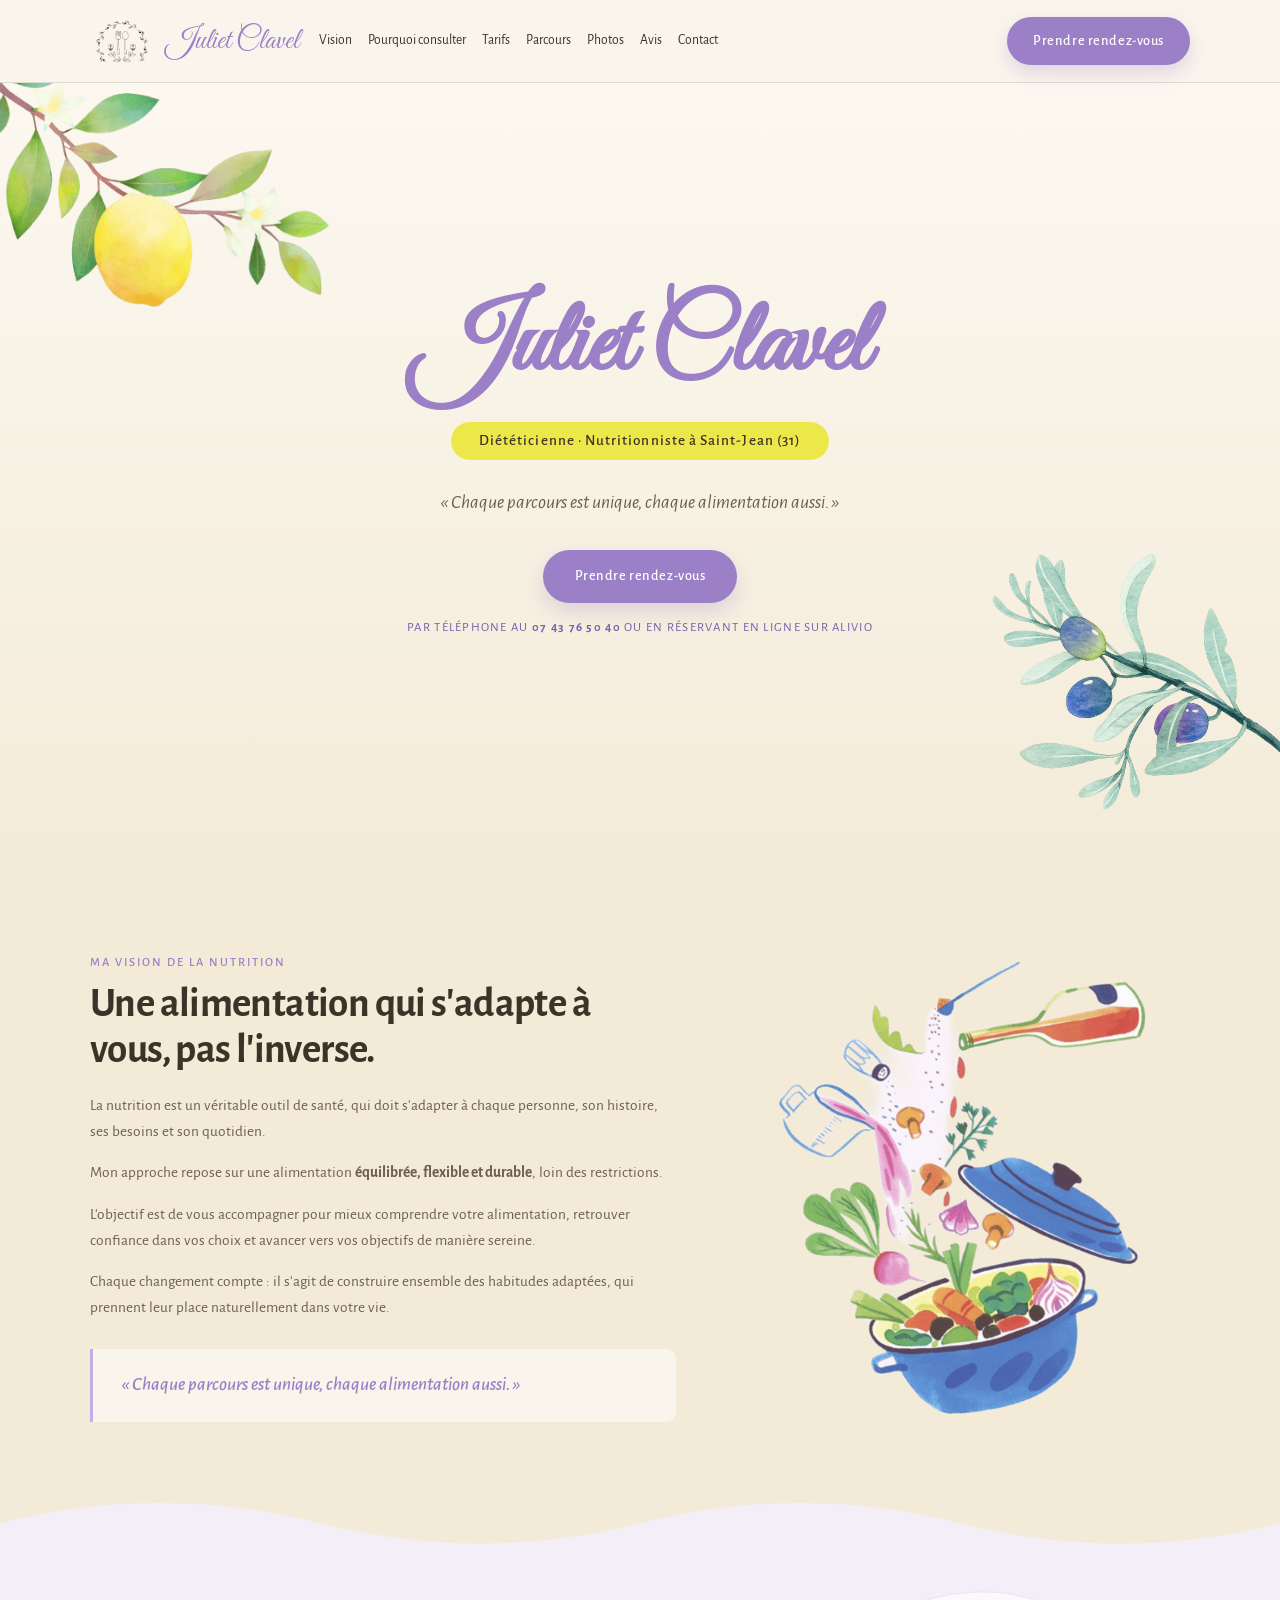
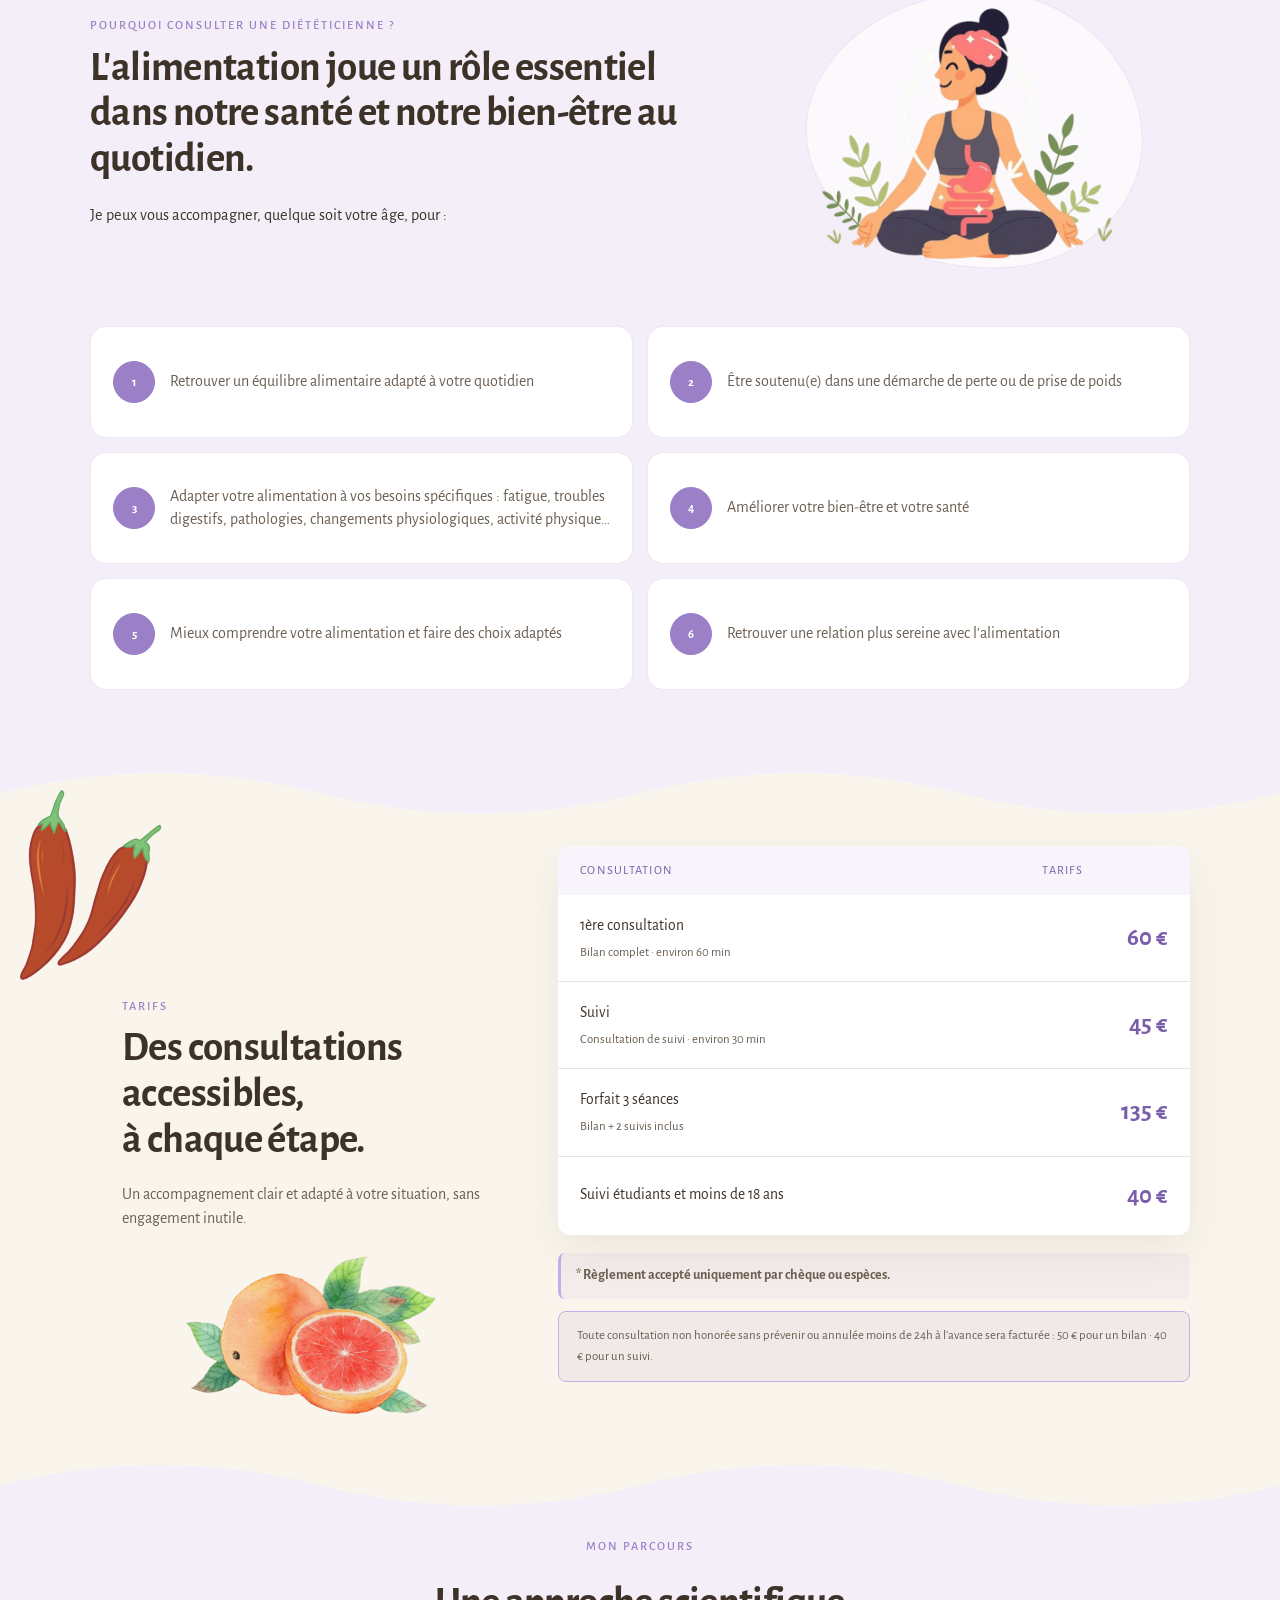
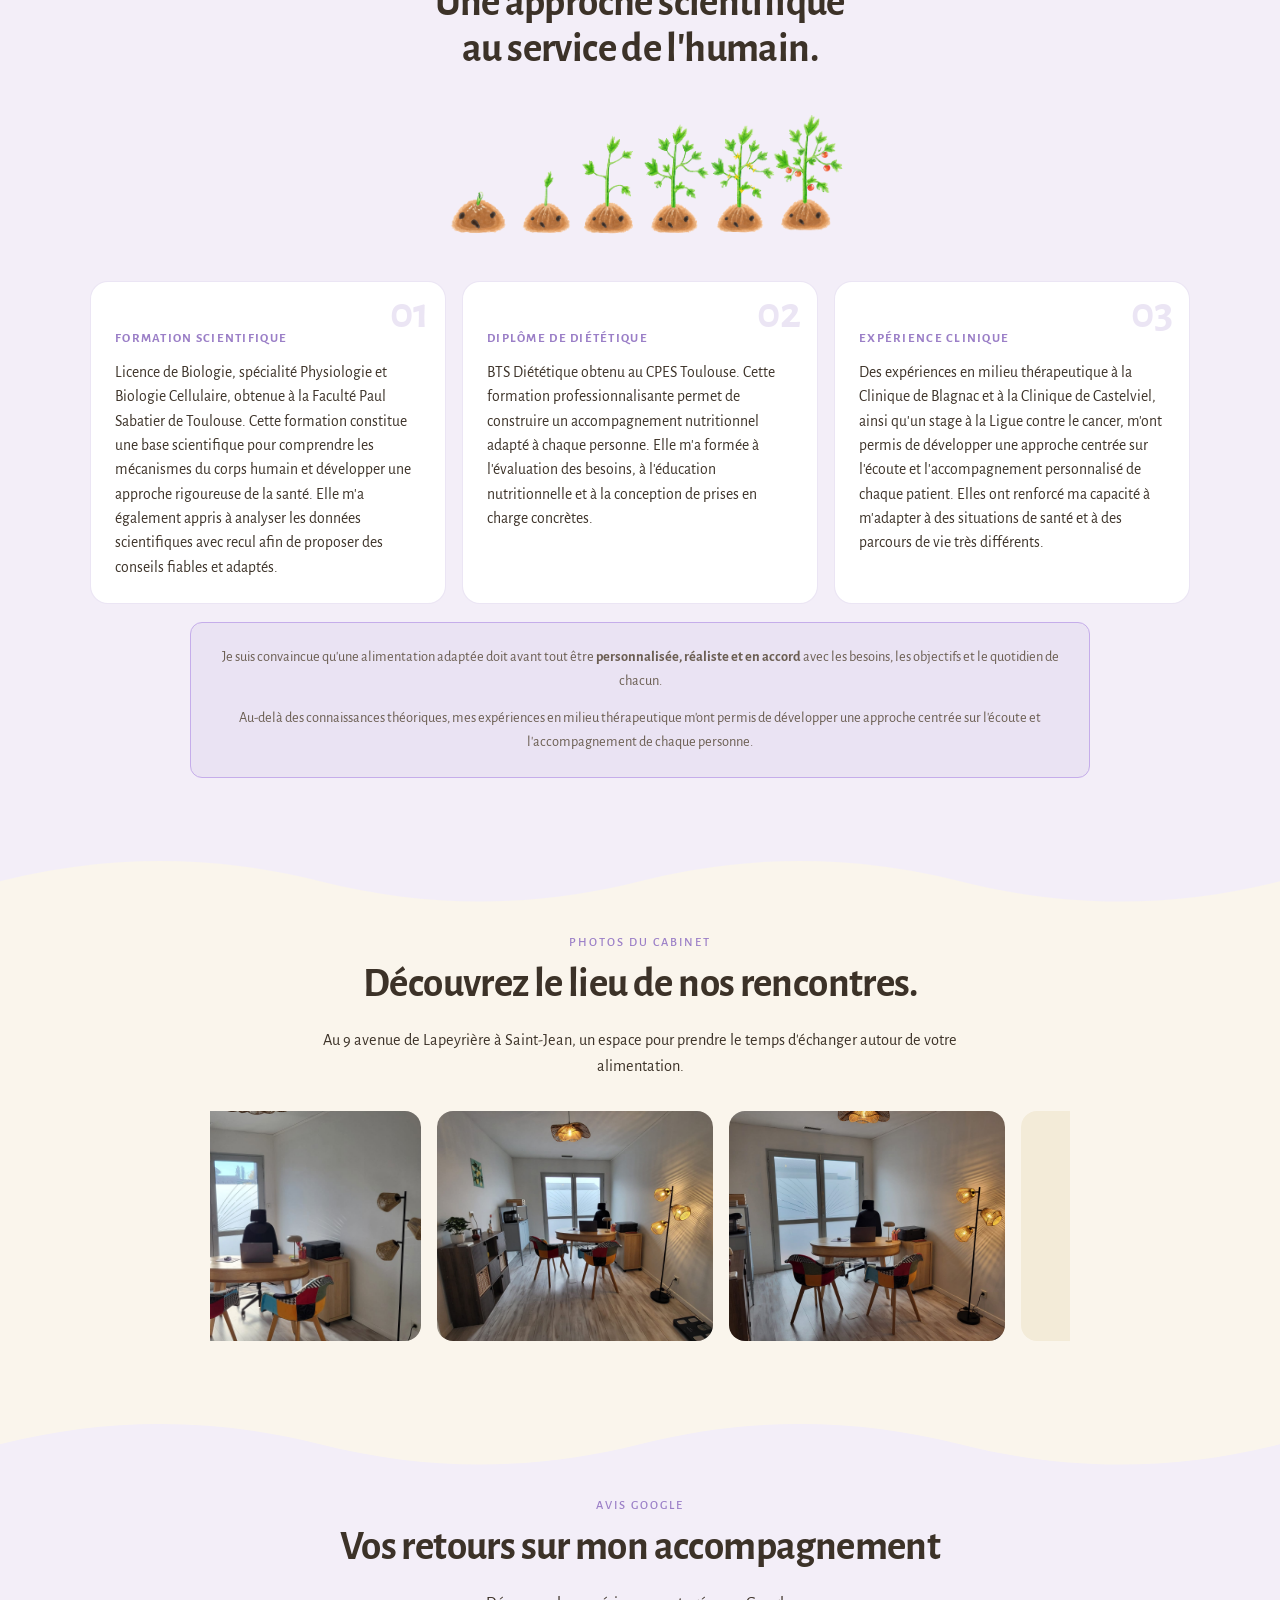
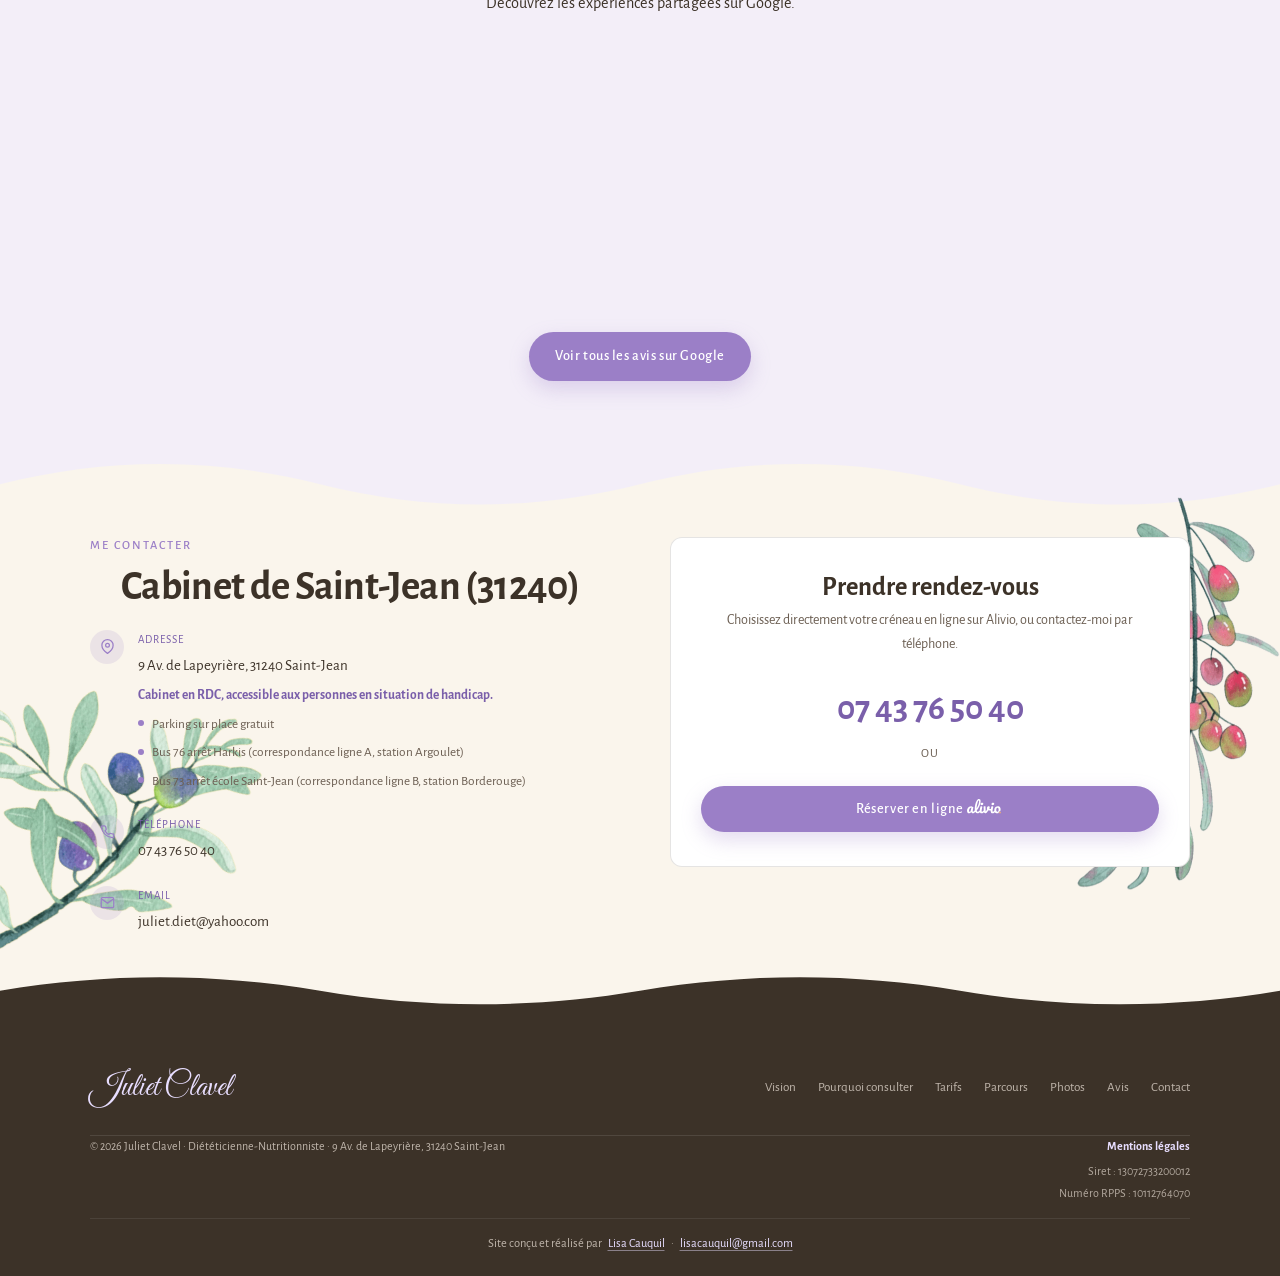
<file: index.html>
<!DOCTYPE html>
<html lang="fr">
<head>
  <meta charset="UTF-8">
  <meta name="viewport" content="width=device-width, initial-scale=1.0">
  <meta name="description" content="Juliet Clavel, diététicienne-nutritionniste à Saint-Jean (31). Accompagnement personnalisé pour retrouver un équilibre alimentaire et des habitudes durables.">
  <meta name="keywords" content="Juliet Clavel, diététicienne nutritionniste Saint-Jean, nutrition Saint-Jean, accompagnement nutrition, équilibre alimentaire, diététique 31">
  <meta name="robots" content="index,follow">
  <meta name="google-site-verification" content="CLXEKkCc24jt8-IGfr0B_zhq2s7A550fcj3cxiN6eRA">
  <meta property="og:title" content="Juliet Clavel | Diététicienne-Nutritionniste à Saint-Jean (31)">
  <meta property="og:description" content="Accompagnement nutritionnel personnalisé à Saint-Jean pour retrouver équilibre, confiance et habitudes durables.">
  <meta property="og:type" content="website">
  <meta property="og:locale" content="fr_FR">
  <meta property="og:url" content="https://juliet-clavel-dieteticienne.netlify.app/">
  <link rel="canonical" href="https://juliet-clavel-dieteticienne.netlify.app/">
  <link rel="icon" href="images/logo.png" type="image/png">
  <title>Juliet Clavel | Diététicienne-Nutritionniste · Saint-Jean (31)</title>
  <link rel="preconnect" href="https://fonts.googleapis.com">
  <link rel="preconnect" href="https://fonts.gstatic.com" crossorigin>
  <link href="https://fonts.googleapis.com/css2?family=Alegreya+Sans:ital,wght@0,300;0,400;0,500;0,700;1,400&family=Great+Vibes&display=swap" rel="stylesheet">
  <link rel="stylesheet" href="css/styles.css">
  <script type="application/ld+json">
  {
    "@context": "https://schema.org",
    "@type": "LocalBusiness",
    "name": "Juliet Clavel, Diététicienne Nutritionniste",
    "url": "https://juliet-clavel-dieteticienne.netlify.app/",
    "image": "https://juliet-clavel-dieteticienne.netlify.app/images/logo.png",
    "description": "Cabinet de diététique et nutrition à Saint-Jean (31). Accompagnement personnalisé pour retrouver un équilibre alimentaire et des habitudes durables.",
    "telephone": "07 43 76 50 40",
    "identifier": [
      {
        "@type": "PropertyValue",
        "propertyID": "SIRET",
        "value": "13072733200012"
      },
      {
        "@type": "PropertyValue",
        "propertyID": "RPPS",
        "value": "10112764070"
      }
    ],
    "address": {
      "@type": "PostalAddress",
      "streetAddress": "9 Avenue de Lapeyrière",
      "addressLocality": "Saint-Jean",
      "postalCode": "31240",
      "addressCountry": "FR"
    },
    "areaServed": "Saint-Jean (31)"
  }
  </script>
</head>
<body id="top">
  <script>document.documentElement.classList.add('has-js');</script>
  <header>
    <nav class="site-nav wrap">
      <div class="nav-brand">
        <a href="#top" class="nav-logo-link">
          <img class="site-logo" src="images/logo.png" alt="Logo Juliet Clavel" width="54" height="44">
        </a>
        <span class="nav-name">Juliet Clavel</span>
      </div>

      <ul class="nav-links" id="nav-links">
        <li><a href="#vision">Vision</a></li>
        <li><a href="#pourquoi">Pourquoi consulter</a></li>
        <li><a href="#tarifs">Tarifs</a></li>
        <li><a href="#parcours">Parcours</a></li>
        <li><a href="#photos">Photos</a></li>
        <li><a href="#avis">Avis</a></li>
        <li><a href="#contact">Contact</a></li>
      </ul>

      <a href="#contact" class="btn btn-primary">Prendre rendez-vous</a>

      <button class="nav-toggle" id="nav-toggle" aria-label="Ouvrir le menu" aria-expanded="false" aria-controls="nav-links">
        <span></span><span></span><span></span>
      </button>
    </nav>
  </header>

  <main>
    <section class="hero">
      <div class="hero-background">
        <img class="hero-img hero-img-top-right" src="images/citron.png" alt="" aria-hidden="true" data-parallax="0.06">
        <img class="hero-img hero-img-bottom-right-desktop" src="images/olives.png" alt="" aria-hidden="true">
      </div>

      <div class="hero-content wrap">
        <h1 class="hero-title">Juliet Clavel</h1>
        <div class="hero-sub">Diététicienne · Nutritionniste à Saint-Jean (31)</div>
        <p class="hero-tagline">« Chaque parcours est unique, chaque alimentation aussi. »</p>
        <a href="#contact" class="btn btn-primary btn-large">Prendre rendez-vous</a>
        <p class="hero-tel">Par téléphone au <a href="tel:0743765040">07 43 76 50 40</a> ou en réservant en ligne sur Alivio</p>
      </div>

    </section>

    <section id="vision" class="section vision">
      <img class="vision-olive-bridge" src="images/olives.png" alt="" aria-hidden="true">
      <div class="wrap vision-inner">
        <div class="vision-text reveal">
          <span class="section-label">Ma vision de la nutrition</span>
          <h2>Une alimentation qui s'adapte à vous, pas l'inverse.</h2>
          <p>La nutrition est un véritable outil de santé, qui doit s'adapter à chaque personne, son histoire, ses besoins et son quotidien.</p>
          <p>Mon approche repose sur une alimentation <strong>équilibrée, flexible et durable</strong>, loin des restrictions.</p>
          <p>L'objectif est de vous accompagner pour mieux comprendre votre alimentation, retrouver confiance dans vos choix et avancer vers vos objectifs de manière sereine.</p>
          <p>Chaque changement compte : il s'agit de construire ensemble des habitudes adaptées, qui prennent leur place naturellement dans votre vie.</p>
          <div class="vision-quote">« Chaque parcours est unique, chaque alimentation aussi. »</div>
        </div>

        <div class="vision-illustration reveal">
          <img src="images/marmite.png" class="illustration illustration-large" alt="Illustration d'une marmite entourée de légumes et d'aromates" loading="lazy" decoding="async">
          <img src="images/corps_sain.png" class="vision-deco" alt="Illustration d'une silhouette sereine, symbole d'équilibre entre corps et esprit" loading="lazy" decoding="async">
        </div>
      </div>
    </section>

    <section id="pourquoi" class="section pourquoi-section">
      <img src="images/framboises.png" class="pourquoi-deco deco-top-left" alt="" aria-hidden="true" loading="lazy" decoding="async">

      <div class="wrap">
        <div class="section-intro reveal">
          <span class="section-label">Pourquoi consulter une diététicienne ?</span>
          <h2>L'alimentation joue un rôle essentiel dans notre santé et notre bien-être au quotidien.</h2>
          <p>Je peux vous accompagner, quelque soit votre âge, pour :</p>
        </div>

        <div class="pourquoi-mobile-visual reveal" aria-hidden="true">
          <img src="images/corps_sain.png" alt="" loading="lazy" decoding="async">
        </div>

        <div class="pourquoi-grid">
          <article class="pq-card reveal">
            <div class="pq-icon">
              <span class="pq-num">1</span>
            </div>
            <p>Retrouver un équilibre alimentaire adapté à votre quotidien</p>
          </article>

          <article class="pq-card reveal">
            <div class="pq-icon">
              <span class="pq-num">2</span>
            </div>
            <p>Être soutenu(e) dans une démarche de perte ou de prise de poids</p>
          </article>

          <article class="pq-card reveal">
            <div class="pq-icon">
              <span class="pq-num">3</span>
            </div>
            <p>Adapter votre alimentation à vos besoins spécifiques : fatigue, troubles digestifs, pathologies, changements physiologiques, activité physique…</p>
          </article>

          <article class="pq-card reveal">
            <div class="pq-icon">
              <span class="pq-num">4</span>
            </div>
            <p>Améliorer votre bien-être et votre santé</p>
          </article>

          <article class="pq-card reveal">
            <div class="pq-icon">
              <span class="pq-num">5</span>
            </div>
            <p>Mieux comprendre votre alimentation et faire des choix adaptés</p>
          </article>

          <article class="pq-card reveal">
            <div class="pq-icon">
              <span class="pq-num">6</span>
            </div>
            <p>Retrouver une relation plus sereine avec l'alimentation</p>
          </article>
        </div>
      </div>
    </section>

    <section id="tarifs" class="section tarifs">
      <div class="wrap tarifs-layout">
        <div class="tarifs-top">
          <div class="reveal tarifs-heading">
            <span class="section-label">Tarifs</span>
            <h2>Des consultations accessibles,<br>à chaque étape.</h2>
            <p>Un accompagnement clair et adapté à votre situation, sans engagement inutile.</p>
          </div>
          <div class="tarifs-decorations">
            <img src="images/piment.png" class="tarifs-deco" alt="" aria-hidden="true" loading="lazy" decoding="async">
            <img src="images/pamplemousse.png" class="illustration-small reveal" alt="Illustration d'un pamplemousse" loading="lazy" decoding="async">
          </div>
        </div>

        <div class="tarifs-table reveal">
          <table>
            <thead>
              <tr>
                <th>Consultation</th>
                <th>Tarifs</th>
              </tr>
            </thead>
            <tbody>
              <tr>
                <td>
                  <div class="t-name">1ère consultation</div>
                  <div class="t-desc">Bilan complet · environ 60 min</div>
                </td>
                <td class="t-price">60 €</td>
              </tr>
              <tr>
                <td>
                  <div class="t-name">Suivi</div>
                  <div class="t-desc">Consultation de suivi · environ 30 min</div>
                </td>
                <td class="t-price">45 €</td>
              </tr>
              <tr>
                <td>
                  <div class="t-name">Forfait 3 séances</div>
                  <div class="t-desc">Bilan + 2 suivis inclus</div>
                </td>
                <td class="t-price">135 €</td>
              </tr>
              <tr>
                <td>
                  <div class="t-name">Suivi étudiants et moins de 18 ans</div>
                </td>
                <td class="t-price">40 €</td>
              </tr>
            </tbody>
          </table>
          <p class="t-note">* Règlement accepté uniquement par chèque ou espèces.</p>
          <div class="t-warn">Toute consultation non honorée sans prévenir ou annulée moins de 24h à l'avance sera facturée : 50 € pour un bilan · 40 € pour un suivi.</div>
        </div>
      </div>
    </section>

    <section id="parcours" class="section parcours">
      <div class="wrap">
        <span class="section-label reveal">Mon parcours</span>
        <div class="parcours-inner">
          <div class="reveal">
            <h2>Une approche scientifique <br>au service de l'humain.</h2>
            <img src="images/pousse_plante_hd_transparent.png" class="parcours-mobile-visual" alt="" aria-hidden="true" loading="lazy" decoding="async">
            <div class="timeline">
              <article class="tl-item">
                <div class="tl-dot"></div>
                <div>
                  <span class="tl-lbl">Formation scientifique</span>
                  <p class="tl-txt">Licence de Biologie, spécialité Physiologie et Biologie Cellulaire, obtenue à la Faculté Paul Sabatier de Toulouse. Cette formation constitue une base scientifique pour comprendre les mécanismes du corps humain et développer une approche rigoureuse de la santé.<span class="desktop-detail"> Elle m'a également appris à analyser les données scientifiques avec recul afin de proposer des conseils fiables et adaptés.</span></p>
                </div>
              </article>
              <article class="tl-item">
                <div class="tl-dot"></div>
                <div>
                  <span class="tl-lbl">Diplôme de diététique</span>
                  <p class="tl-txt">BTS Diététique obtenu au CPES Toulouse. Cette formation professionnalisante permet de construire un accompagnement nutritionnel adapté à chaque personne.<span class="desktop-detail"> Elle m'a formée à l'évaluation des besoins, à l'éducation nutritionnelle et à la conception de prises en charge concrètes.</span></p>
                </div>
              </article>
              <article class="tl-item">
                <div class="tl-dot"></div>
                <div>
                  <span class="tl-lbl">Expérience clinique</span>
                  <p class="tl-txt">Des expériences en milieu thérapeutique à la Clinique de Blagnac et à la Clinique de Castelviel, ainsi qu'un stage à la Ligue contre le cancer, m'ont permis de développer une approche centrée sur l'écoute et l'accompagnement personnalisé de chaque patient.<span class="desktop-detail"> Elles ont renforcé ma capacité à m'adapter à des situations de santé et à des parcours de vie très différents.</span></p>
                </div>
              </article>
            </div>
          </div>

          <div class="reveal">
            <img src="images/pousse_plante.png" class="illustration" alt="Illustration des étapes de croissance d'une plante" loading="lazy" decoding="async">

            <div class="aside-box">
              <p>Je suis convaincue qu'une alimentation adaptée doit avant tout être <strong>personnalisée, réaliste et en accord</strong> avec les besoins, les objectifs et le quotidien de chacun.</p>
              <p>Au-delà des connaissances théoriques, mes expériences en milieu thérapeutique m'ont permis de développer une approche centrée sur l'écoute et l'accompagnement de chaque personne.</p>
            </div>
          </div>
        </div>
      </div>
    </section>

    <section id="photos" class="section cabinet-photos" aria-labelledby="photos-title">
      <div class="wrap">
        <div class="section-intro reveal">
          <span class="section-label">Photos du cabinet</span>
          <h2 id="photos-title">Découvrez le lieu de nos rencontres.</h2>
          <p>Au 9 avenue de Lapeyrière à Saint-Jean, un espace pour prendre le temps d'échanger autour de votre alimentation.</p>
        </div>
        <div class="cabinet-gallery" id="cabinet-gallery" role="region" aria-label="Photos du cabinet">
          <figure>
            <a href="images/cabinet/bureau-portrait.jpg" target="_blank" rel="noopener noreferrer" aria-label="Voir la photo du bureau en grand (nouvel onglet)">
              <img src="images/cabinet/bureau-portrait.jpg" alt="Bureau en bois et fauteuils colorés face à la fenêtre du cabinet" width="1200" height="1600" loading="lazy" decoding="async">
            </a>

          </figure>
          <figure>
            <a href="images/cabinet/vue-ensemble.jpg" target="_blank" rel="noopener noreferrer" aria-label="Voir la vue d'ensemble du cabinet en grand (nouvel onglet)">
              <img src="images/cabinet/vue-ensemble.jpg" alt="Vue d'ensemble du cabinet avec le bureau, les rangements et les luminaires en rotin" width="1600" height="1200" loading="lazy" decoding="async">
            </a>

          </figure>
          <figure>
            <a href="images/cabinet/espace-consultation.jpg" target="_blank" rel="noopener noreferrer" aria-label="Voir l'espace de consultation en grand (nouvel onglet)">
              <img src="images/cabinet/espace-consultation.jpg" alt="Deux fauteuils devant le bureau de consultation, éclairés par des lampes en rotin" width="1600" height="1200" loading="lazy" decoding="async">
            </a>

          </figure>
          <figure>
            <a href="images/cabinet/salle-attente.jpg" target="_blank" rel="noopener noreferrer" aria-label="Voir la photo en grand (nouvel onglet)">
              <img src="images/cabinet/salle-attente.jpg" alt="Salle d’attente avec fauteuils et espace enfants" width="4000" height="3000" loading="lazy" decoding="async">
            </a>
          </figure>
          <figure>
            <a href="images/cabinet/entree-cabinet.jpg" target="_blank" rel="noopener noreferrer" aria-label="Voir la photo en grand (nouvel onglet)">
              <img src="images/cabinet/entree-cabinet.jpg" alt="Entrée du cabinet au numéro 9" width="3000" height="4000" loading="lazy" decoding="async">
            </a>
          </figure>
          <figure>
            <a href="images/cabinet/salle-attente-vue-ensemble.jpg" target="_blank" rel="noopener noreferrer" aria-label="Voir la photo en grand (nouvel onglet)">
              <img src="images/cabinet/salle-attente-vue-ensemble.jpg" alt="Vue d’ensemble de la salle d’attente" width="1536" height="2048" loading="lazy" decoding="async">
            </a>
          </figure>
        </div>
      </div>
    </section>

    <section id="avis" class="section google-reviews" aria-labelledby="avis-title">
      <div class="wrap">
        <div class="section-intro reveal">
          <span class="section-label">Avis Google</span>
          <h2 id="avis-title">Vos retours sur mon accompagnement</h2>
          <p>Découvrez les expériences partagées sur Google.</p>
        </div>
        <div class="google-reviews-widget" aria-label="Avis Google du cabinet">
          <div class="elfsight-app-6044754d-ee5a-40f8-83db-2103dce02ca4" data-elfsight-app-lazy></div>
        </div>
        <a class="btn btn-primary" id="google-reviews-link" href="https://maps.app.goo.gl/R6dttnzXchQxLoMv5" target="_blank" rel="noopener noreferrer">Voir tous les avis sur Google</a>
      </div>
    </section>

    <section id="contact" class="section contact">
      <img src="images/branche_olivier2.png" class="contact-deco deco-top-right" alt="" aria-hidden="true" loading="lazy" decoding="async">
      <img src="images/branche_olivier.png" class="contact-deco deco-bottom-left" alt="" aria-hidden="true" loading="lazy" decoding="async">
      <div class="wrap contact-grid">
        <div class="reveal">
          <span class="section-label">Me contacter</span>
          <h2>Cabinet de Saint-Jean (31240)</h2>

          <div class="c-row">
            <div class="c-ic" aria-hidden="true">
              <svg width="15" height="15" viewBox="0 0 24 24" fill="none" stroke="#9B7FC7" stroke-width="2"><path d="M21 10c0 7-9 13-9 13s-9-6-9-13a9 9 0 0118 0z"/><circle cx="12" cy="10" r="3"/></svg>
            </div>
            <div>
              <span class="c-lbl">Adresse</span>
              <span class="c-val">9 Av. de Lapeyrière, 31240 Saint-Jean</span>
              <p class="accessibility-note">Cabinet en RDC, accessible aux personnes en situation de handicap.</p>
              <ul class="access-list">
                <li>Parking sur place gratuit</li>
                <li>Bus 76 arrêt Harkis (correspondance ligne A, station Argoulet)</li>
                <li>Bus 73 arrêt école Saint-Jean (correspondance ligne B, station Borderouge)</li>
              </ul>
            </div>
          </div>

          <div class="c-row">
            <div class="c-ic" aria-hidden="true">
              <svg width="15" height="15" viewBox="0 0 24 24" fill="none" stroke="#9B7FC7" stroke-width="2"><path d="M22 16.92v3a2 2 0 01-2.18 2A19.79 19.79 0 012.1 5.18 2 2 0 014.09 3h3a2 2 0 012 1.72 12.84 12.84 0 00.7 2.81 2 2 0 01-.45 2.11L8.09 10.91a16 16 0 006 6l1.27-1.27a2 2 0 012.11-.45 12.84 12.84 0 002.81.7A2 2 0 0122 16.92z"/></svg>
            </div>
            <div>
              <span class="c-lbl">Téléphone</span>
              <span class="c-val"><a href="tel:0743765040">07 43 76 50 40</a></span>
            </div>
          </div>

          <div class="c-row">
            <div class="c-ic" aria-hidden="true">
              <svg width="15" height="15" viewBox="0 0 24 24" fill="none" stroke="#9B7FC7" stroke-width="2"><path d="M4 4h16c1.1 0 2 .9 2 2v12c0 1.1-.9 2-2 2H4c-1.1 0-2-.9-2-2V6c0-1.1.9-2 2-2z"/><polyline points="22,6 12,13 2,6"/></svg>
            </div>
            <div>
              <span class="c-lbl">Email</span>
              <span class="c-val"><a href="mailto:juliet.diet@yahoo.com">juliet.diet@yahoo.com</a></span>
            </div>
          </div>

        </div>

        <aside class="rdv-box reveal">
          <h3>Prendre rendez-vous</h3>
          <p>Choisissez directement votre créneau en ligne sur Alivio, ou contactez-moi par téléphone.</p>
          <a href="tel:0743765040" class="big-tel">07 43 76 50 40</a>
          <span class="tel-note">ou</span>
          <a href="https://diet.alivio.fr/dieteticien/juliet-clavel" class="btn btn-primary btn-full booking-link" target="_blank" rel="noopener noreferrer"><span>Réserver en ligne</span><img class="booking-logo" src="images/alivio-logo.svg" alt="Alivio" width="46" height="25"></a>
        </aside>
      </div>
    </section>
  </main>

  <footer>
    <div class="wrap footer-inner">
      <span class="ft-name">Juliet Clavel</span>
      <div class="ft-links">
        <a href="#vision">Vision</a>
        <a href="#pourquoi">Pourquoi consulter</a>
        <a href="#tarifs">Tarifs</a>
        <a href="#parcours">Parcours</a>
        <a href="#photos">Photos</a>
        <a href="#avis">Avis</a>
        <a href="#contact">Contact</a>
      </div>
    </div>
    <div class="wrap footer-bottom">
      <span>© 2026 Juliet Clavel · Diététicienne-Nutritionniste · 9 Av. de Lapeyrière, 31240 Saint-Jean</span>
      <div class="footer-legal" id="mentions">
        <span class="footer-legal-title">Mentions légales</span>
        <div class="footer-identifiers">
          <span>Siret : 13072733200012</span>
          <span>Numéro RPPS : 10112764070</span>
        </div>
      </div>
    </div>
    <div class="wrap footer-credit">
      <span>Site conçu et réalisé par</span>
      <a href="https://www.linkedin.com/in/lisa-cauquil-70285922a" target="_blank" rel="noopener noreferrer">Lisa Cauquil</a>
      <span aria-hidden="true">·</span>
      <a href="mailto:lisacauquil@gmail.com">lisacauquil@gmail.com</a>
    </div>
  </footer>

  <script src="https://elfsightcdn.com/platform.js" async></script>
  <script src="js/main.js" defer></script>
</body>
</html>
</file>
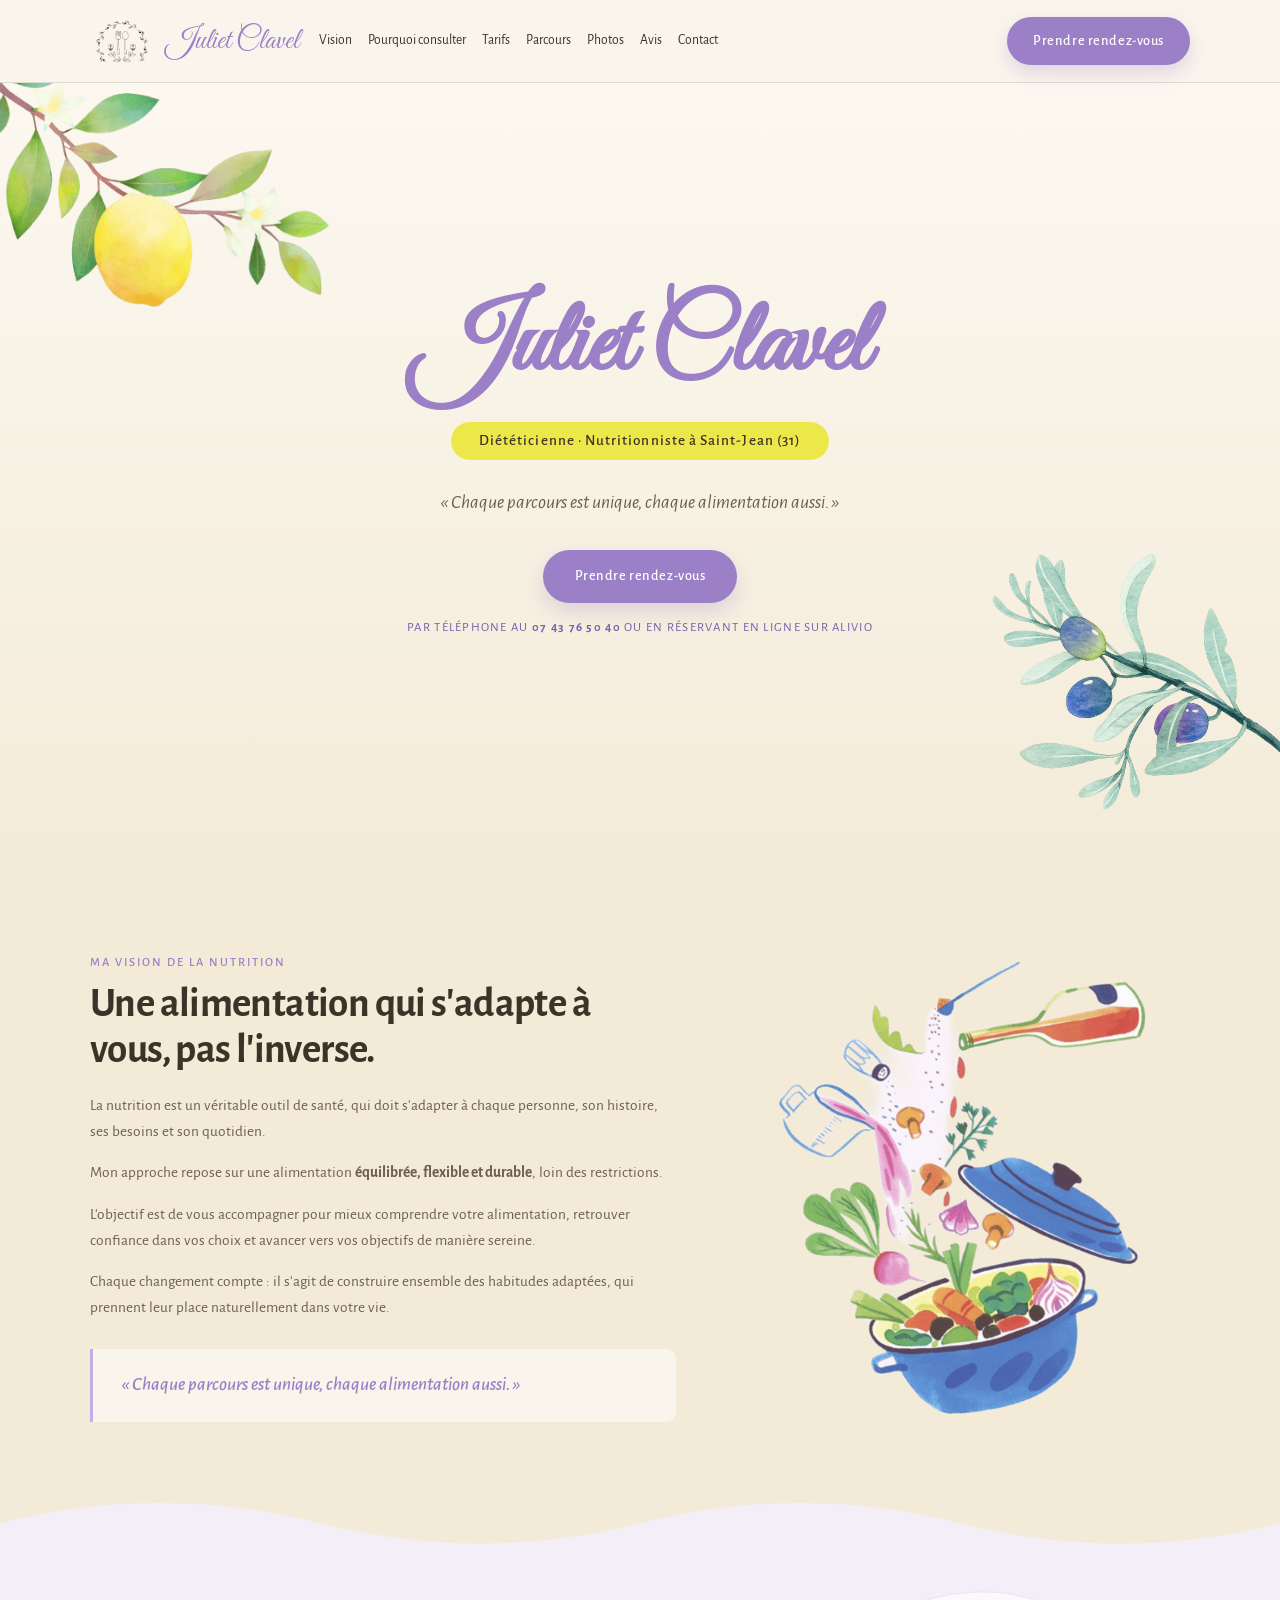
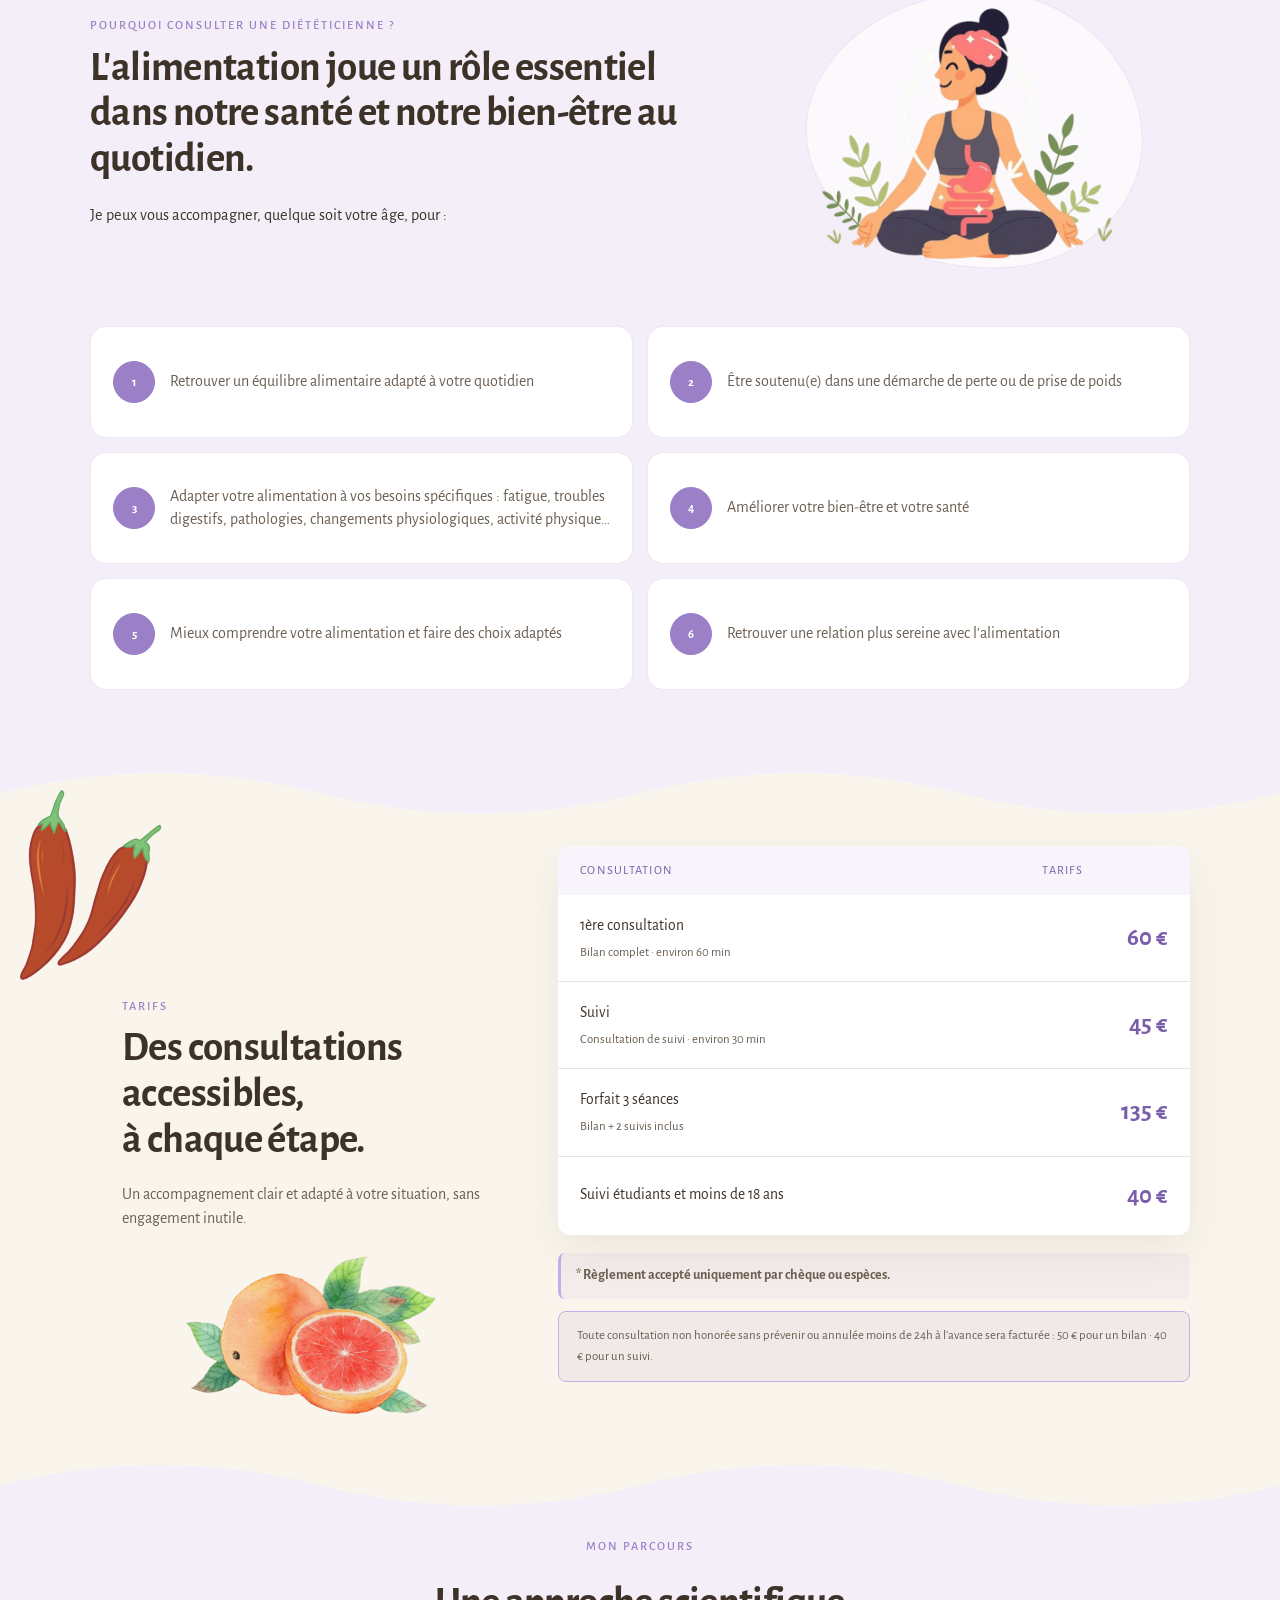
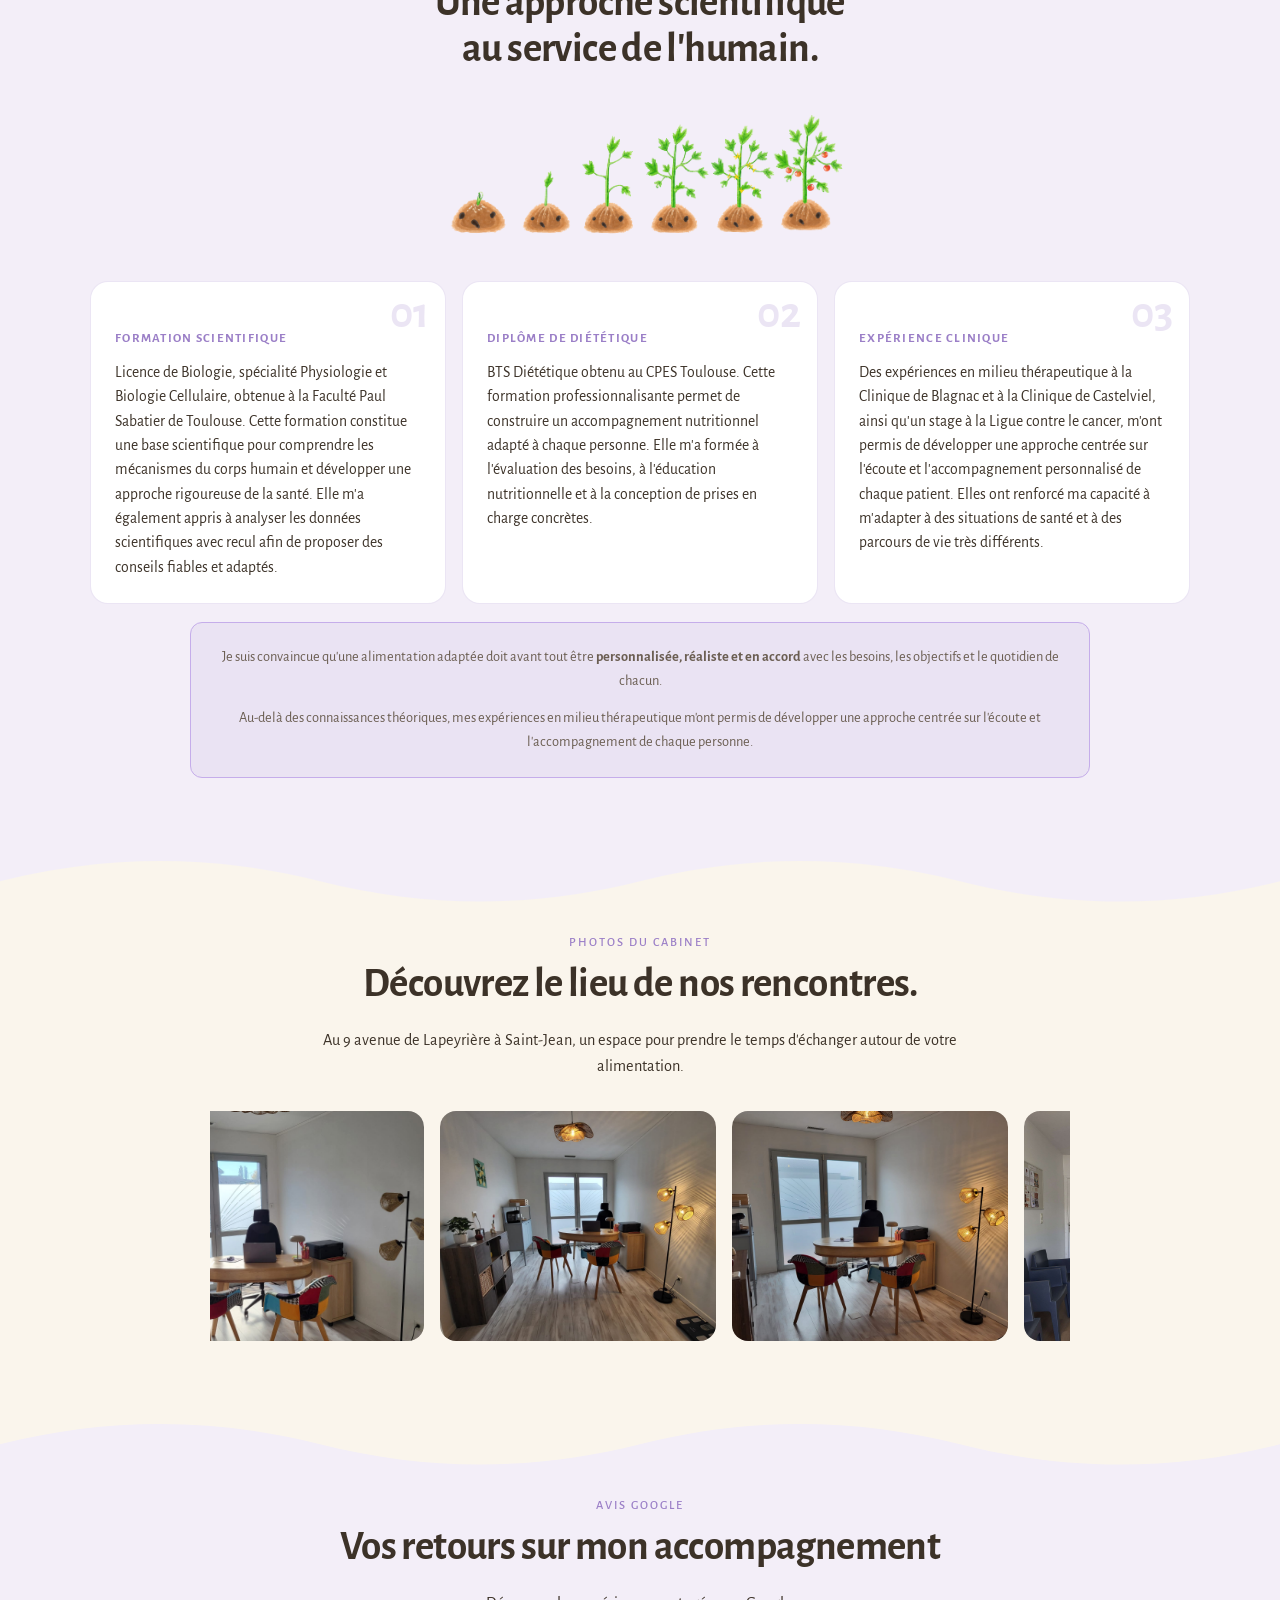
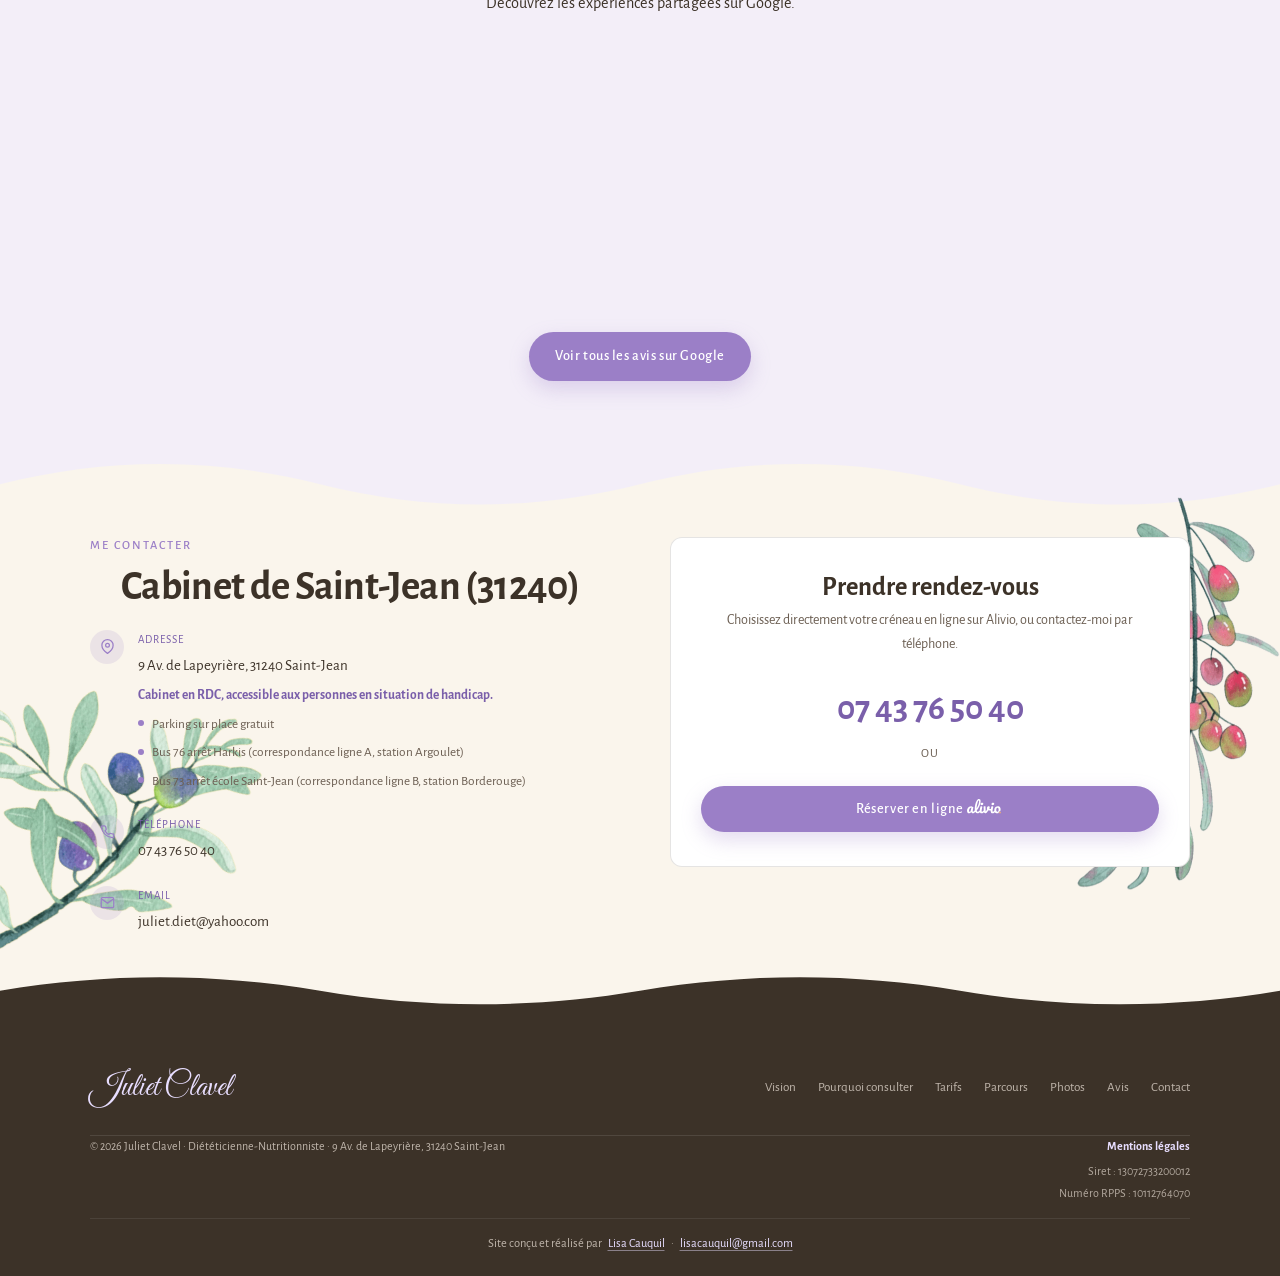
<file: qr/index.html>
<!doctype html>
<html lang="fr">
<head>
  <meta charset="utf-8">
  <meta name="viewport" content="width=device-width, initial-scale=1">
  <meta name="robots" content="noindex">
  <meta http-equiv="refresh" content="0; url=/">
  <title>Redirection vers le site de Juliet Clavel</title>
</head>
<body>
  <p>Redirection vers le site de Juliet Clavel…</p>
  <p><a href="/">Accéder au site</a></p>
  <script>
    window.location.replace('/');
  </script>
</body>
</html>
</file>
<file: css/styles.css>
:root {
  --cream: #FAF5EC;
  --cream2: #F3EBD8;
  --cream3: #EDE3CC;
  --lavender-page: #F3EEF8;
  --surface: #FFFFFF;
  --surface-soft: #F8F4FB;
  --mauve: #9B7FC7;
  --mauve-l: #C5ADEA;
  --mauve-d: #7A5FAA;
  --yellow: #EDE84A;
  --yellow-s: #F5F4A0;
  --ink: #3C3228;
  --ink-s: #6B5E52;
  --line: rgba(60, 50, 40, 0.13);
  --green: #6B9A5E;
}

* {
  box-sizing: border-box;
}

html {
  scroll-behavior: smooth;
  overflow-x: hidden;
}

@media (prefers-reduced-motion: reduce) {
  html {
    scroll-behavior: auto;
  }
}

::selection {
  background: var(--mauve-l);
  color: var(--ink);
}

a:focus-visible,
button:focus-visible,
input:focus-visible,
textarea:focus-visible,
select:focus-visible {
  outline: 2px solid var(--mauve);
  outline-offset: 3px;
  border-radius: 4px;
}

body {
  margin: 0;
  font-family: 'Alegreya Sans', sans-serif;
  font-weight: 400;
  line-height: 1.7;
  color: var(--ink);
  background: var(--cream);
  overflow-x: hidden;
}

a {
  color: inherit;
  text-decoration: none;
}

img {
  max-width: 100%;
  display: block;
  background: transparent;
}

.wrap {
  width: min(1100px, calc(100% - 56px));
  margin: 0 auto;
}

.section-label {
  display: block;
  margin-bottom: 11px;
  color: var(--mauve);
  font-size: 0.78rem;
  font-weight: 500;
  line-height: 1.3;
  letter-spacing: 0.16em;
  text-transform: uppercase;
}

.btn {
  border: none;
  cursor: pointer;
  display: inline-flex;
  align-items: center;
  justify-content: center;
  border-radius: 30px;
  font-family: 'Alegreya Sans', sans-serif;
  font-size: 0.9rem;
  font-weight: 500;
  letter-spacing: 0.04em;
  transition: background 0.25s ease, transform 0.25s ease, box-shadow 0.25s ease;
}

.btn:hover {
  transform: translateY(-2px);
}

.btn:active {
  transform: translateY(0);
}

.btn-primary {
  background: var(--mauve);
  color: #fff;
  padding: 12px 26px;
  box-shadow: 0 8px 20px rgba(155, 127, 199, 0.28);
}

.btn-primary:hover {
  background: var(--mauve-d);
  box-shadow: 0 12px 28px rgba(155, 127, 199, 0.4);
}

.btn-large {
  padding: 14px 32px;
}

header .btn-primary {
  margin-left: auto;
}

.btn-full {
  width: 100%;
}

header {
  position: sticky;
  top: 0;
  z-index: 60;
  background: rgba(250, 245, 236, 0.92);
  backdrop-filter: blur(10px);
  border-bottom: 1px solid var(--line);
  transition: box-shadow 0.3s ease, background 0.3s ease;
}

header.is-scrolled {
  box-shadow: 0 6px 24px rgba(60, 50, 40, 0.07);
  background: rgba(250, 245, 236, 0.98);
}

.site-nav {
  position: relative;
  display: flex;
  align-items: center;
  justify-content: space-between;
  gap: 20px;
  padding: 14px 0;
}

.nav-toggle {
  display: none;
  flex-direction: column;
  justify-content: center;
  gap: 5px;
  width: 40px;
  height: 40px;
  padding: 0;
  background: none;
  border: none;
  cursor: pointer;
  flex-shrink: 0;
}

.nav-toggle span {
  display: block;
  width: 22px;
  height: 2px;
  margin: 0 auto;
  background: var(--ink);
  border-radius: 2px;
  transition: transform 0.3s ease, opacity 0.3s ease;
}

.nav-toggle.is-open span:nth-child(1) {
  transform: translateY(7px) rotate(45deg);
}

.nav-toggle.is-open span:nth-child(2) {
  opacity: 0;
}

.nav-toggle.is-open span:nth-child(3) {
  transform: translateY(-7px) rotate(-45deg);
}

.nav-brand {
  display: flex;
  align-items: center;
  gap: 12px;
  flex: 0 0 auto;
}

.nav-logo-link {
  display: inline-flex;
  align-items: center;
  justify-content: center;
  padding: 5px;
  border-radius: 9999px;
  background: transparent;
  box-shadow: none;
}

.site-logo {
  display: block;
  width: 36px;
  height: 36px;
  background: transparent;
  transition: transform 0.4s ease;
}

.nav-logo-link:hover .site-logo {
  transform: rotate(-8deg) scale(1.06);
}

.nav-name {
  font-family: 'Great Vibes', cursive;
  font-size: 1.7rem;
  color: var(--mauve);
}

.nav-links {
  display: flex;
  gap: 26px;
  list-style: none;
  padding: 0;
  margin: 0;
  font-size: 0.87rem;
}

.nav-links a {
  position: relative;
  padding-bottom: 2px;
}

.nav-links a::after {
  content: '';
  position: absolute;
  left: 0;
  bottom: 0;
  width: 0;
  height: 1.5px;
  background: var(--mauve);
  transition: width 0.22s ease;
}

.nav-links a:hover::after {
  width: 100%;
}

.hero {
  position: relative;
  min-height: 120vh;
  display: flex;
  align-items: center;
  justify-content: center;
  padding: 140px 0 130px;
  background: linear-gradient(180deg, #fcf8f0 0%, var(--cream2) 100%);
  --wave-color-1: #f4e7b4;
  --wave-color-2: #e8dcf5;
  overflow: hidden;
}

.hero-background {
  position: absolute;
  inset: 0;
  overflow: visible;
  pointer-events: none;
  background: none;
  z-index: 0;
}

.hero-background img {
  position: absolute;
  display: block;
  width: auto;
  max-width: 280px;
  height: auto;
  background: transparent;
  pointer-events: none;
}

.hero-img-top-right {
  position: absolute;
  top: -2px;
  left: -2px;
  right: auto;
  bottom: auto;
  max-width: 300px;
  transform: scale(0.9);
}

.hero-img-top-right { --s: 1.08; }

.hero-img-bottom-right-desktop,
.desktop-detail {
  display: none;
}


.hero-content {
  position: relative;
  z-index: 3;
  max-width: 680px;
  text-align: center;
  margin: -180px auto 0;
  padding-top: 0px;
}


.hero-title {
  font-family: 'Great Vibes', cursive;
  font-size: clamp(3.8rem, 9vw, 7.5rem);
  color: var(--mauve);
  margin: 0;
  line-height: 1;
}

.hero-sub {
  display: inline-block;
  font-family: 'Stinger Wide', 'Alegreya Sans', sans-serif;
  font-weight: 500;
  background: var(--yellow);
  border-radius: 30px;
  padding: 6px 28px;
  font-size: 0.95rem;
  letter-spacing: 0.07em;
  margin: 24px 0 28px;
  color: var(--ink);
}

.hero-tagline {
  font-family: 'Alegreya Sans', sans-serif;
  font-style: italic;
  font-size: 1.22rem;
  color: var(--ink-s);
  margin: 0 auto 34px;
  max-width: 480px;
  line-height: 1.45;
}

.hero-tel {
  margin-top: 14px;
  font-size: 0.8rem;
  letter-spacing: 0.1em;
  text-transform: uppercase;
  color: var(--mauve-d);
}

.hero-tel a {
  color: var(--mauve-d);
  font-weight: 700;
}

.section {
  padding: 72px 0;
  position: relative;
  isolation: isolate;
}

.section > * {
  position: relative;
  z-index: 1;
}

/* Organic dividers between the page sections. The wave sits inside the
   following section so it remains clean on both desktop and mobile. */
.section::before,
footer::before {
  content: '';
  position: absolute;
  inset: 0 0 auto;
  z-index: 0;
  display: block;
  width: 100%;
  height: 54px;
  background: var(--wave-from, var(--cream));
  pointer-events: none;
  -webkit-mask-image: url("data:image/svg+xml,%3Csvg xmlns='http://www.w3.org/2000/svg' viewBox='0 0 1440 60' preserveAspectRatio='none'%3E%3Cpath fill='%23000' d='M0 0H1440V28C1320 58 1200 58 1080 28S840-2 720 28 480 58 360 28 120-2 0 28Z'/%3E%3C/svg%3E");
  mask-image: url("data:image/svg+xml,%3Csvg xmlns='http://www.w3.org/2000/svg' viewBox='0 0 1440 60' preserveAspectRatio='none'%3E%3Cpath fill='%23000' d='M0 0H1440V28C1320 58 1200 58 1080 28S840-2 720 28 480 58 360 28 120-2 0 28Z'/%3E%3C/svg%3E");
  -webkit-mask-repeat: no-repeat;
  mask-repeat: no-repeat;
  -webkit-mask-position: top center;
  mask-position: top center;
  -webkit-mask-size: 100% 100%;
  mask-size: 100% 100%;
}

.vision::before { display: none; }
.pourquoi-section { --wave-from: var(--cream2); }
.tarifs { --wave-from: var(--lavender-page); }
.parcours { --wave-from: var(--cream); }
.contact { --wave-from: var(--lavender-page); }
footer { --wave-from: var(--cream); }
footer::before { top: -1px; }

html.has-js .reveal {
  opacity: 0;
  transform: translateY(28px);
  transition: opacity 0.8s cubic-bezier(0.19, 1, 0.22, 1), transform 0.8s cubic-bezier(0.19, 1, 0.22, 1);
}

html.has-js .reveal.in-view {
  opacity: 1;
  transform: none;
}

.pourquoi-grid .reveal:nth-child(1) { transition-delay: 0.05s; }
.pourquoi-grid .reveal:nth-child(2) { transition-delay: 0.12s; }
.pourquoi-grid .reveal:nth-child(3) { transition-delay: 0.19s; }
.pourquoi-grid .reveal:nth-child(4) { transition-delay: 0.26s; }
.pourquoi-grid .reveal:nth-child(5) { transition-delay: 0.33s; }
.pourquoi-grid .reveal:nth-child(6) { transition-delay: 0.4s; }

@media (prefers-reduced-motion: reduce) {
  html.has-js .reveal,
  html.has-js .hero-anim {
    opacity: 1 !important;
    transform: none !important;
    animation: none !important;
    transition: none !important;
  }

  .hero-background img,
  .scroll-cue span {
    animation: none !important;
  }
}

.section.contact {
  position: relative;
  overflow: visible;
  background: var(--cream);
  --wave-color-1: #f4e7b4;
  --wave-color-2: var(--cream);
}

.contact-deco {
  position: absolute;
  pointer-events: none;
  opacity: 0.92;
  z-index: 1;
  will-change: transform;
}

.contact-deco.deco-top-right {
  top: 8px;
  right: 18px;
  transform: rotate(-16deg) scale(0.95);
  max-width: 180px;
}

.contact-deco.deco-bottom-left {
  bottom: -24px;
  left: 12px;
  transform: rotate(10deg) scale(1.05);
  max-width: 240px;
}

.rdv-box {
  position: relative;
  z-index: 2;
}

.pourquoi-section {
  position: relative;
  overflow: hidden;
  background: var(--lavender-page);
  --wave-color-1: #f4e7b4;
  --wave-color-2: #e8dcf5;
}

.pourquoi-deco {
  position: absolute;
  pointer-events: none;
  opacity: 1;
  z-index: 0;
}

.pourquoi-deco.deco-top-left {
  top: 0;
  left: 0;
  max-width: 150px;
  transform: rotate(0deg);
}

.pourquoi-mobile-visual {
  display: none;
}

/* Tarifs decoration */
.tarifs-decorations {
  display: flex;
  align-items: center;
  gap: 12px;
  flex-wrap: wrap;
}

.tarifs-deco {
  position: static;
  width: 88px;
  max-width: 88px;
  transform: rotate(-12deg) scale(1.0);
  opacity: 0.95;
  pointer-events: none;
  z-index: 1;
}

/* Footer decoration */
footer {
  position: relative;
}
.footer-deco {
  position: absolute;
  right: 12px;
  bottom: 6px;
  max-width: 120px;
  opacity: 0.9;
  pointer-events: none;
  z-index: 0;
}

.vision {
  background: var(--cream2);
  padding-top: 36px;
  padding-bottom: 28px;
  --wave-color-1: #f4e7b4;
  --wave-color-2: var(--cream);
}

.vision > .vision-olive-bridge {
  position: absolute;
  z-index: 2;
  top: -145px;
  right: -24px;
  width: min(430px, 34vw);
  max-width: none;
  pointer-events: none;
  filter: brightness(1.06) contrast(0.98);
}

.vision-inner {
  display: grid;
  grid-template-columns: 1fr 1fr;
  gap: 70px;
  align-items: center;
}

.vision-illustration {
  position: relative;
}

.vision-illustration {
  isolation: isolate;
}

.vision-deco {
  position: absolute;
  bottom: -22px;
  right: -18px;
  width: 132px;
  height: 132px;
  border-radius: 50%;
  object-fit: cover;
  background: var(--cream);
  border: 6px solid var(--cream);
  box-shadow: 0 18px 36px rgba(60, 50, 40, 0.16);
  pointer-events: none;
  z-index: 2;
  animation: vision-deco-float 6s ease-in-out infinite;
}

@keyframes vision-deco-float {
  0%, 100% { transform: translateY(0) rotate(-3deg); }
  50% { transform: translateY(-10px) rotate(2deg); }
}

.illustration-large {
  max-width: 520px;
  width: 100%;
  transform: none;
  box-shadow: none;
  border-radius: 12px;
  background: transparent;
  padding: 0;
  display: block;
  margin: 0 auto;
  z-index: 0;
  mix-blend-mode: multiply;
}

.vision-illustration {
  position: relative;
}

.vision-text p {
  color: var(--ink-s);
  font-size: 0.96rem;
  margin-bottom: 15px;
}

.vision-quote {
  margin-top: 28px;
  font-family: 'Alegreya Sans', sans-serif;
  font-size: 1.2rem;
  font-style: italic;
  font-weight: 500;
  color: var(--mauve);
  padding: 24px 28px;
  border-left: 3px solid var(--mauve-l);
  background: var(--cream);
  border-radius: 0 10px 10px 0;
  line-height: 1.3;
}

.illustration {
  width: 100%;
  max-width: 310px;
  margin: 0 auto;
  display: block;
}

.section-intro {
  text-align: center;
  max-width: 600px;
  margin: 0 auto 40px;
}

.section h2,
.section-intro,
.vision-text,
.vision-text p,
.vision-quote,
.aside-box,
.rdv-box {
  text-align: center;
}

.section h2 {
  margin: 0 0 20px;
  font-family: 'Alegreya Sans', sans-serif;
  font-size: clamp(2rem, 3.2vw, 2.65rem);
  font-weight: 700;
  letter-spacing: -0.015em;
  line-height: 1.12;
}

.section-intro > p {
  font-size: 1.02rem;
  line-height: 1.6;
}

.pourquoi-grid {
  display: grid;
  grid-template-columns: repeat(3, 1fr);
  gap: 1px;
  background: var(--line);
  border: 1px solid var(--line);
  border-radius: 12px;
  overflow: hidden;
}

.pq-card {
  background: var(--surface);
  padding: 30px 26px;
  position: relative;
  z-index: 1;
  transition: background 0.3s ease, transform 0.3s ease, box-shadow 0.3s ease;
}

.pq-card:hover {
  background: var(--surface);
  transform: translateY(-4px);
  box-shadow: 0 16px 32px rgba(60, 50, 40, 0.08);
  z-index: 2;
}

.pq-icon {
  width: 36px;
  height: 36px;
  border-radius: 50%;
  background: transparent;
  display: grid;
  place-items: center;
  margin-bottom: 14px;
  border: 1px solid var(--mauve-l);
  transition: background 0.3s ease, border-color 0.3s ease;
}

.pq-card:hover .pq-icon {
  background: var(--mauve);
  border-color: var(--mauve);
}

.pq-num {
  font-size: 0.78rem;
  font-weight: 700;
  color: var(--mauve-d);
  line-height: 1;
  transition: color 0.3s ease;
}

.pq-card:hover .pq-num {
  color: #fff;
}

.pq-card p {
  font-size: 0.9rem;
  color: var(--ink-s);
  margin: 0;
}

.tarifs {
  background: var(--cream);
  position: relative;
  overflow: visible;
  --wave-color-1: #f4e7b4;
  --wave-color-2: var(--cream);
}

.parcours {
  background: var(--lavender-page);
  --wave-color-1: #f4e7b4;
  --wave-color-2: var(--cream2);
}

.tarifs-top {
  display: flex;
  justify-content: space-between;
  align-items: center;
  flex-wrap: wrap;
  gap: 20px;
  margin-bottom: 8px;
}

.illustration-small {
  width: 120px;
  flex-shrink: 0;
  margin: 0;
}

table {
  width: 100%;
  border-collapse: collapse;
  margin-top: 32px;
  background: var(--surface);
  border-radius: 12px;
  overflow: hidden;
}

th {
  text-align: left;
  padding: 14px 22px;
  font-family: 'Alegreya Sans', sans-serif;
  font-size: 0.78rem;
  letter-spacing: 0.1em;
  text-transform: uppercase;
  color: var(--mauve-d);
  font-weight: 400;
  background: var(--surface-soft);
}

td {
  padding: 18px 22px;
  border-bottom: 1px solid var(--line);
}

tr:last-child td {
  border-bottom: none;
}

tr {
  transition: background 0.25s ease;
}

tr:hover td {
  background: rgba(155, 127, 199, 0.06);
}

.t-name {
  font-weight: 400;
  font-size: 0.97rem;
}

.t-desc {
  margin-top: 2px;
  font-size: 0.8rem;
  color: var(--ink-s);
}

.t-price {
  text-align: right;
  font-family: 'Alegreya Sans', sans-serif;
  font-size: 1.55rem;
  font-weight: 600;
  color: var(--mauve-d);
  white-space: nowrap;
}

.t-note {
  margin: 18px 0 0;
  padding: 11px 15px;
  border-left: 3px solid var(--mauve-l);
  border-radius: 7px;
  background: rgba(155, 127, 199, 0.08);
  color: var(--ink-s);
  font-size: 0.88rem;
  font-style: normal;
  font-weight: 600;
}

.t-warn {
  background: rgba(155, 127, 199, 0.1);
  border: 1px solid var(--mauve-l);
  border-radius: 8px;
  padding: 13px 18px;
  font-size: 0.8rem;
  color: var(--ink-s);
  margin-top: 12px;
}

.parcours-inner {
  display: grid;
  grid-template-columns: 1.1fr 0.9fr;
  gap: 70px;
  align-items: start;
  margin-top: 36px;
}

.parcours-mobile-visual {
  display: none;
}

.timeline {
  display: grid;
  gap: 30px;
}

.tl-item {
  display: grid;
  grid-template-columns: 14px 1fr;
  gap: 20px;
  position: relative;
}

.tl-item::after {
  content: '';
  position: absolute;
  left: 6px;
  top: 14px;
  bottom: 0;
  width: 1px;
  background: var(--mauve-l);
}

.tl-item:last-child::after {
  display: none;
}

.tl-dot {
  width: 13px;
  height: 13px;
  border-radius: 50%;
  background: var(--mauve);
  outline: 2px solid var(--mauve-l);
}

.tl-lbl {
  display: block;
  margin-bottom: 5px;
  text-transform: uppercase;
  letter-spacing: 0.1em;
  font-size: 0.72rem;
  color: var(--mauve);
}

.tl-txt {
  color: var(--ink-s);
  font-size: 0.92rem;
  margin: 0;
}

.aside-box {
  background: rgba(155, 127, 199, 0.1);
  border: 1px solid var(--mauve-l);
  border-radius: 12px;
  padding: 24px 22px;
}

.aside-box p {
  margin: 0 0 12px;
  color: var(--ink-s);
  font-size: 0.9rem;
}

.aside-box p:last-child {
  margin-bottom: 0;
}

.contact-grid {
  display: grid;
  grid-template-columns: 1fr 1fr;
  gap: 60px;
  align-items: start;
}

.c-row {
  display: flex;
  gap: 14px;
  align-items: flex-start;
  margin-bottom: 22px;
}

.c-ic {
  width: 34px;
  height: 34px;
  border-radius: 50%;
  background: rgba(155, 127, 199, 0.15);
  display: grid;
  place-items: center;
  flex-shrink: 0;
}

.c-lbl {
  display: block;
  margin-bottom: 3px;
  font-size: 0.7rem;
  letter-spacing: 0.09em;
  text-transform: uppercase;
  color: var(--mauve-d);
}

.c-val {
  font-size: 0.94rem;
}

.access-list {
  padding: 0;
  margin: 8px 0 0;
  list-style: none;
  display: flex;
  flex-direction: column;
  gap: 6px;
}

.accessibility-note {
  margin: 7px 0 0;
  color: var(--mauve-d);
  font-size: 0.84rem;
  font-weight: 700;
  line-height: 1.4;
}

.access-list li {
  display: flex;
  align-items: flex-start;
  gap: 8px;
  color: var(--ink-s);
  font-size: 0.83rem;
}

.access-list li::before {
  content: '';
  width: 6px;
  height: 6px;
  border-radius: 50%;
  background: var(--mauve);
  margin-top: 0.55em;
  flex-shrink: 0;
}

.rdv-box {
  background: var(--surface);
  border: 1px solid var(--line);
  border-radius: 12px;
  padding: 34px 30px;
}

.rdv-box h3 {
  font-family: 'Alegreya Sans', sans-serif;
  font-size: 1.65rem;
  font-weight: 700;
  line-height: 1.2;
  margin: 0 0 6px;
}

.rdv-box p {
  margin: 0 0 22px;
  font-size: 0.88rem;
  color: var(--ink-s);
}

.big-tel {
  display: inline-block;
  font-family: 'Alegreya Sans', sans-serif;
  font-size: 2.2rem;
  font-weight: 600;
  color: var(--mauve-d);
  margin-bottom: 4px;
}

.tel-note {
  display: block;
  font-size: 0.78rem;
  text-transform: uppercase;
  letter-spacing: 0.08em;
  color: var(--ink-s);
}

.booking-link {
  margin-top: 22px;
  gap: 0;
  line-height: 1;
}

.booking-logo {
  width: 40px;
  height: 22px;
  object-fit: contain;
  flex: 0 0 auto;
  transform: translateY(-3px);
}

footer {
  background: var(--ink);
  color: #BFB5AB;
  padding: 86px 0 22px;
}

.footer-inner {
  display: flex;
  justify-content: space-between;
  align-items: center;
  flex-wrap: wrap;
  gap: 18px;
  padding-bottom: 20px;
  border-bottom: 1px solid rgba(255, 255, 255, 0.1);
}

.ft-name {
  font-family: 'Great Vibes', cursive;
  font-size: 2rem;
  color: #E8DEFF;
}

.ft-links {
  display: flex;
  gap: 22px;
  flex-wrap: wrap;
  font-size: 0.82rem;
}

.ft-links a:hover {
  color: #fff;
}

@media (max-width: 860px) {
  .wrap {
    width: min(100%, calc(100% - 32px));
  }

  .hero {
    min-height: 70vh;
    padding: 60px 0 40px;
  }

  .hero-img-top-right {
    max-width: 180px;
  }

  .hero-img-top-right {
    top: 0;
    left: 0;
    max-width: 220px;
    transform: none;
  }

  .hero-title {
    font-size: clamp(3rem, 10vw, 5rem);
  }

  .hero-sub {
    padding: 6px 22px;
    font-size: 0.92rem;
  }

  .hero-tagline {
    font-size: 1.1rem;
    max-width: 420px;
  }

  .vision-inner,
  .tarifs-top,
  .parcours-inner,
  .contact-grid {
    grid-template-columns: 1fr;
  }

  .pq-card {
    padding: 24px 18px;
  }

  .tarifs-top {
    align-items: stretch;
    flex-direction: row;
  }

  .illustration-small {
    width: 100%;
    max-width: 260px;
    margin: 0 auto;
  }

  th,
  td {
    padding: 14px 16px;
  }

  .c-row {
    flex-direction: column;
    gap: 10px;
  }

  .rdv-box {
    padding: 26px 20px;
  }
}

@media (max-width: 640px) {
  html,
  body {
    min-width: 0;
    width: 100%;
    max-width: 100vw;
    overflow-x: hidden;
  }

  .wrap {
    width: min(100%, calc(100% - 20px));
    margin: 0 auto;
    max-width: 100%;
    box-sizing: border-box;
  }

  .site-nav {
    width: 100%;
    padding: 10px 12px;
    gap: 8px;
    justify-content: flex-start;
    flex-wrap: wrap;
    align-items: center;
  }

  .nav-name {
    font-size: 1.2rem;
  }

  .nav-links {
    display: none;
  }

  header .btn-primary {
    padding: 8px 14px;
    font-size: 0.75rem;
    flex-shrink: 0;
    margin-left: auto;
  }

  .nav-brand {
    flex: 1;
  }

  .hero {
    min-height: auto;
    padding: 42px 0 30px;
    overflow: hidden;
  }

  .hero-background {
    inset: 0;
    width: 100%;
    height: 100%;
  }

  .hero-background img {
    display: block;
    max-width: 100px;
    opacity: 1;
  }

  .hero-img-top-right {
    top: 0;
    left: 0;
    max-width: 120px;
    transform: none;
  }

  .vision > .vision-olive-bridge {
    top: -66px;
    right: -50px;
    width: 200px;
  }

  .hero-title {
    font-size: clamp(2.8rem, 12vw, 3.4rem);
  }

  .hero-sub {
    padding: 6px 16px;
    font-size: 0.88rem;
    margin: 16px 0 20px;
  }

  .hero-tagline {
    font-size: 1rem;
    max-width: 100%;
    margin-bottom: 24px;
  }

  .btn-large {
    padding: 12px 24px;
  }

  .hero-tel {
    font-size: 0.72rem;
  }

  .section {
    padding: 56px 0;
  }

  .section::before,
  footer::before {
    height: 46px;
    -webkit-mask-size: 760px 46px;
    mask-size: 760px 46px;
  }

  .pourquoi-grid {
    grid-template-columns: 1fr;
    gap: 12px;
    background: transparent;
    border: none;
    border-radius: 0;
    overflow: visible;
  }

  .pq-card {
    padding: 20px 16px;
    border-radius: 18px;
    box-shadow: 0 10px 24px rgba(60,50,40,0.08);
    border: 1px solid rgba(155,127,199,0.14);
  }

  .vision-inner {
    gap: 24px;
  }

  .vision-text {
    text-align: left;
  }

  .vision-quote {
    padding: 16px 16px;
    font-size: 1.2rem;
    border-left-width: 2px;
    border-radius: 0 8px 8px 0;
  }

  .vision-illustration {
    max-width: 100%;
    display: flex;
    justify-content: center;
  }

  .illustration-large {
    max-width: 260px;
    margin: 0 auto;
  }

  .illustration {
    max-width: 220px;
  }

  .vision-deco {
    display: none;
  }

  .pourquoi-deco {
    max-width: 110px;
    opacity: 1;
  }

  .pourquoi-deco.deco-top-left {
    top: 0;
    left: 0;
    transform: rotate(0deg);
    max-width: 110px;
  }

  .tarifs-top {
    flex-direction: column;
    align-items: flex-start;
    gap: 16px;
    margin-bottom: 0;
  }

  .tarifs-deco {
    position: static;
    display: block;
    width: 78px;
    max-width: 78px;
    margin: 0 0 8px;
    transform: none;
    opacity: 0.95;
  }

  .illustration-small {
    display: block;
    width: 110px;
    max-width: 110px;
    margin: 4px 0 0 auto;
  }

  table,
  thead,
  tbody {
    display: block;
  }

  thead {
    position: absolute;
    left: -9999px;
  }

  tr {
    display: flex;
    align-items: center;
    justify-content: space-between;
    gap: 14px;
    background: var(--cream);
    border: 1px solid var(--line);
    border-radius: 12px;
    padding: 16px 18px;
    margin-bottom: 12px;
  }

  tr:last-child {
    margin-bottom: 0;
  }

  td {
    border: none;
    padding: 0;
  }

  .t-price {
    text-align: right;
  }

  .parcours-inner {
    grid-template-columns: 1fr;
    gap: 28px;
  }

  .aside-box {
    padding: 20px 16px;
    text-align: left;
  }

  .contact-grid {
    grid-template-columns: 1fr;
    gap: 24px;
  }

  .c-row {
    flex-direction: column;
    gap: 10px;
  }

  .big-tel {
    font-size: 1.8rem;
  }

  .contact-deco {
    display: block;
    opacity: 0.8;
  }

  .contact-deco.deco-top-right {
    max-width: 120px;
    right: 6px;
  }

  .contact-deco.deco-bottom-left {
    max-width: 140px;
    left: 4px;
    bottom: -18px;
  }

  footer {
    padding-top: 72px;
  }

  .footer-inner {
    flex-direction: column;
    align-items: flex-start;
  }

  .footer-deco {
    display: block;
    position: static;
    max-width: 100px;
    margin: 10px 0 0 auto;
    opacity: 0.95;
  }
}

.footer-bottom {
  display: grid;
  grid-template-columns: minmax(0, 1fr) auto;
  align-items: start;
  justify-content: space-between;
  gap: 16px 32px;
  font-size: 0.75rem;
}

.footer-legal {
  display: grid;
  justify-items: end;
  gap: 4px;
  text-align: right;
}

.footer-legal-title {
  color: #E8DEFF;
  font-weight: 700;
}

.footer-identifiers {
  display: grid;
  justify-items: end;
  gap: 2px;
  margin: 0;
  color: inherit;
  font-size: inherit;
  opacity: 0.9;
}

@media (max-width: 640px) {
  .footer-bottom {
    grid-template-columns: 1fr;
    gap: 12px;
  }

  .footer-legal,
  .footer-identifiers {
    justify-items: start;
    text-align: left;
  }
}

.footer-credit {
  display: flex;
  justify-content: center;
  align-items: center;
  flex-wrap: wrap;
  gap: 6px;
  margin-top: 14px;
  padding-top: 14px;
  border-top: 1px solid rgba(255, 255, 255, 0.08);
  color: #BFB5AB;
  font-size: 0.78rem;
  text-align: center;
}

.footer-credit a {
  color: #E8DEFF;
  text-decoration: underline;
  text-decoration-color: rgba(232, 222, 255, 0.45);
  text-underline-offset: 3px;
}

.footer-credit a:hover {
  color: #fff;
  text-decoration-color: #fff;
}

@media (prefers-color-scheme: dark) {
  :root {
    color-scheme: dark;
    --cream: #17191d;
    --cream2: #202329;
    --cream3: #2b2f36;
    --lavender-page: #202027;
    --surface: #25282e;
    --surface-soft: #2d3138;
    --mauve: #b99be3;
    --mauve-l: #806b9c;
    --mauve-d: #d0baf1;
    --yellow: #d6cf5a;
    --yellow-s: #48451f;
    --ink: #f0edf4;
    --ink-s: #c4c0ca;
    --line: rgba(235, 230, 245, 0.16);
    --green: #a7cf99;
  }

  .btn-primary {
    color: #241d2d;
  }

  .booking-link,
  .booking-link:hover {
    background: #644a83;
    color: #fff;
  }

  header,
  header.is-scrolled {
    background: rgba(23, 25, 29, 0.94);
  }

  .hero {
    background: linear-gradient(180deg, var(--cream) 0%, var(--cream2) 100%);
  }

  footer {
    background: #101216;
    color: #d0ccd5;
  }
}

@media (max-width: 1024px) {
  .vision-inner,
  .parcours-inner,
  .contact-grid {
    grid-template-columns: 1fr;
  }

  .hero {
    min-height: auto;
    padding-top: 120px;
  }
}

@media (max-width: 820px) {
  .site-nav {
    padding-right: 12px;
  }

  .nav-toggle {
    display: flex;
    position: absolute;
    top: 50%;
    right: 12px;
    transform: translateY(-50%);
  }

  .nav-links {
    position: absolute;
    top: calc(100% + 14px);
    right: 12px;
    left: auto;
    width: min(260px, calc(100% - 24px));
    flex-direction: column;
    align-items: flex-end;
    gap: 4px;
    background: var(--cream);
    border: 1px solid var(--line);
    border-radius: 14px;
    padding: 10px;
    box-shadow: 0 20px 40px rgba(60, 50, 40, 0.14);
    font-size: 0.95rem;
    opacity: 0;
    transform: translateY(-8px);
    visibility: hidden;
    pointer-events: none;
    transition: opacity 0.25s ease, transform 0.25s ease, visibility 0.25s;
  }

  .nav-links.is-open {
    opacity: 1;
    transform: translateY(0);
    visibility: visible;
    pointer-events: auto;
  }

  .nav-links li {
    width: 100%;
  }

  .nav-links a {
    display: block;
    padding: 11px 14px;
    border-radius: 9px;
    width: 100%;
  }

  .nav-links a:hover {
    background: rgba(155, 127, 199, 0.1);
  }

  .nav-links a::after {
    display: none;
  }

  .section {
    padding: 60px 0;
  }

  .tarifs-top {
    flex-direction: column;
    align-items: stretch;
  }

  .ft-links {
    justify-content: flex-start;
  }
}

/* Final phone-specific navigation and hero adjustments. Kept at the end so
   the tablet rules above cannot override the 390 px layout. */
@media (max-width: 640px) {
  html {
    scroll-padding-top: 62px;
  }

  body {
    padding-top: 62px;
  }

  header {
    position: fixed;
    inset: 0 0 auto;
    width: 100%;
    z-index: 100;
  }

  .site-nav {
    min-height: 62px;
    padding: 7px 12px;
    flex-wrap: nowrap;
    gap: 8px;
  }

  .nav-brand {
    flex: 0 1 auto;
    min-width: 0;
    gap: 7px;
  }

  .nav-logo-link {
    flex: 0 0 auto;
    padding: 0;
  }

  .site-logo {
    width: 40px;
    height: auto;
    max-height: 40px;
    object-fit: contain;
  }

  .nav-name {
    font-size: 1.12rem;
    line-height: 1;
    white-space: nowrap;
  }

  .nav-toggle,
  .nav-links,
  .nav-links.is-open {
    display: none;
  }

  header .btn-primary {
    margin: 0 0 0 auto;
    padding: 8px 12px;
    font-size: 0.7rem;
    line-height: 1.2;
    white-space: nowrap;
  }

  .hero {
    align-items: flex-start;
    padding: 18px 0 36px;
  }

  .hero-content {
    margin: 0 auto;
    padding-top: 128px;
  }

  .hero-background .hero-img-top-right {
    top: -2px;
    left: -8px;
    max-width: 175px;
  }

  .pourquoi-section {
    padding-top: 72px;
    background: var(--lavender-page);
  }

  .tarifs {
    --wave-from: var(--lavender-page);
  }

  .tarifs::before {
    height: 36px;
    -webkit-mask-size: 760px 36px;
    mask-size: 760px 36px;
  }

  .pourquoi-deco {
    display: none;
  }

  .pourquoi-section .section-intro {
    margin-bottom: 18px;
    padding: 0 8px;
  }

  .pourquoi-section .section-label {
    margin-bottom: 14px;
  }

  .pourquoi-section h2 {
    margin: 0 0 14px;
    font-size: 1.55rem;
    line-height: 1.2;
  }

  .pourquoi-section .section-intro p {
    margin: 0;
    color: var(--ink-s);
    font-size: 0.92rem;
  }

  .pourquoi-mobile-visual {
    position: relative;
    display: grid;
    place-items: center;
    width: 220px;
    height: 184px;
    margin: 0 auto 26px;
  }

  .pourquoi-mobile-visual::before {
    content: '';
    position: absolute;
    inset: 10px 8px 0;
    border-radius: 48% 52% 44% 56% / 58% 42% 58% 42%;
    background: rgba(197, 173, 234, 0.28);
    transform: rotate(-4deg);
  }

  .pourquoi-mobile-visual img {
    position: relative;
    z-index: 1;
    width: 200px;
    max-height: 180px;
    object-fit: contain;
  }

  .pourquoi-grid {
    gap: 10px;
  }

  .pq-card,
  .pq-card:hover {
    display: grid;
    grid-template-columns: 32px minmax(0, 1fr);
    align-items: center;
    gap: 12px;
    padding: 14px 15px;
    border: 1px solid rgba(155, 127, 199, 0.2);
    border-radius: 15px;
    background: var(--surface);
    box-shadow: none;
    transform: none;
  }

  .pq-icon,
  .pq-card:hover .pq-icon {
    width: 32px;
    height: 32px;
    margin: 0;
    border: 0;
    background: var(--mauve);
  }

  .pq-num,
  .pq-card:hover .pq-num {
    color: #fff;
    font-size: 0.72rem;
  }

  .pq-card p {
    color: var(--ink);
    font-size: 0.86rem;
    line-height: 1.45;
    text-align: left;
  }

  .parcours {
    padding-top: 72px;
    background: var(--lavender-page);
  }

  .contact {
    --wave-from: var(--lavender-page);
  }

  .parcours > .wrap > .section-label {
    margin-bottom: 12px;
    text-align: center;
  }

  .parcours-inner {
    gap: 20px;
    margin-top: 0;
  }

  .parcours h2 {
    margin: 0;
    font-size: 1.7rem;
    line-height: 1.18;
    text-align: center;
  }

  .parcours h2 br {
    display: none;
  }

  .parcours-mobile-visual {
    display: block;
    width: 270px;
    margin: 22px auto 26px;
  }

  .timeline {
    gap: 12px;
  }

  .tl-item {
    display: block;
    padding: 18px 48px 18px 18px;
    overflow: hidden;
    border: 1px solid rgba(155, 127, 199, 0.18);
    border-radius: 17px;
    background: var(--surface);
  }

  .tl-item::after,
  .tl-dot {
    display: none;
  }

  .tl-item::before {
    position: absolute;
    top: 7px;
    right: 12px;
    color: rgba(155, 127, 199, 0.22);
    font-family: 'Alegreya Sans', sans-serif;
    font-size: 2.2rem;
    font-weight: 600;
    line-height: 1;
  }

  .tl-item:nth-child(1)::before { content: '01'; }
  .tl-item:nth-child(2)::before { content: '02'; }
  .tl-item:nth-child(3)::before { content: '03'; }
  .tl-item:nth-child(4)::before { content: '04'; }

  .tl-lbl {
    margin-bottom: 7px;
    font-size: 0.7rem;
    font-weight: 700;
  }

  .tl-txt {
    color: var(--ink);
    font-size: 0.86rem;
    line-height: 1.55;
  }

  .parcours-inner > .reveal:last-child > .illustration {
    display: none;
  }

  .parcours .aside-box {
    padding: 20px;
    border: 0;
    border-radius: 18px;
    background: rgba(197, 173, 234, 0.25);
    text-align: center;
  }

  .parcours .aside-box p {
    margin: 0;
    color: var(--ink);
    font-size: 0.9rem;
    line-height: 1.6;
  }

  .parcours .aside-box p:last-child {
    display: none;
  }

  .section.contact {
    padding-top: 165px;
    padding-bottom: 150px;
    overflow: hidden;
    background: var(--cream);
  }

  footer {
    --wave-from: var(--cream);
  }

  footer::before {
    height: 36px;
    -webkit-mask-size: 760px 36px;
    mask-size: 760px 36px;
  }

  .contact > .contact-deco {
    display: block;
    opacity: 0.92;
  }

  .contact > .contact-deco.deco-top-right {
    top: 2px;
    right: 28px;
    left: auto;
    width: 130px;
    max-width: none;
    transform: rotate(102deg);
  }

  .contact > .contact-deco.deco-bottom-left {
    top: auto;
    right: auto;
    bottom: 4px;
    left: -12px;
    width: 145px;
    max-width: none;
    transform: rotate(90deg);
  }

  .contact-grid {
    gap: 24px;
  }

  .contact-grid > .reveal:first-child > .section-label,
  .contact-grid > .reveal:first-child > h2 {
    text-align: center;
  }

  .contact-grid > .reveal:first-child > .section-label {
    margin-bottom: 10px;
  }

  .contact-grid > .reveal:first-child > h2 {
    margin: 0 0 20px;
    font-size: 1.45rem;
    line-height: 1.2;
  }

  .contact .c-row {
    display: grid;
    grid-template-columns: 36px minmax(0, 1fr);
    align-items: start;
    gap: 12px;
    margin-bottom: 12px;
    padding: 15px;
    border: 1px solid rgba(155, 127, 199, 0.14);
    border-radius: 15px;
    background: var(--surface);
  }

  .contact .c-ic {
    width: 36px;
    height: 36px;
  }

  .contact .c-val {
    display: block;
    overflow-wrap: anywhere;
    color: var(--ink);
    line-height: 1.45;
  }

  .contact .access-list {
    gap: 7px;
    margin-top: 10px;
  }

  .contact .access-list li {
    line-height: 1.45;
  }

  .contact .rdv-box {
    padding: 26px 20px;
    border-color: rgba(155, 127, 199, 0.18);
    border-radius: 20px;
    background: var(--surface);
  }

  .contact input,
  .contact textarea,
  .contact select {
    background: var(--surface-soft);
    border-color: #d8c9ec;
  }

  .contact input:focus,
  .contact textarea:focus,
  .contact select:focus {
    background: var(--surface);
    border-color: var(--mauve);
  }

  /* Unified phone type scale */
  .section .section-label {
    margin-bottom: 12px;
    font-size: 0.75rem;
    font-weight: 500;
    letter-spacing: 0.15em;
    line-height: 1.3;
  }

  .section h2,
  .pourquoi-section h2,
  .parcours h2,
  .contact-grid > .reveal:first-child > h2 {
    margin-top: 0;
    margin-bottom: 16px;
    font-size: 1.65rem;
    font-weight: 700;
    letter-spacing: -0.012em;
    line-height: 1.18;
  }

  .section-intro > p,
  .pourquoi-section .section-intro p {
    font-size: 0.98rem;
    line-height: 1.55;
  }

  .rdv-box h3 {
    font-size: 1.5rem;
    line-height: 1.2;
  }

  .tl-lbl,
  .c-lbl,
  label,
  .tel-note {
    font-size: 0.74rem;
    font-weight: 500;
    letter-spacing: 0.1em;
    line-height: 1.3;
  }

  .pq-card p,
  .tl-txt,
  .aside-box p,
  .c-val {
    font-size: 0.92rem;
    line-height: 1.5;
  }
}

@media (max-width: 640px) {
  .hero-background .hero-img-bottom-right-desktop {
    display: none;
  }

  .tarifs-heading {
    order: 2;
  }

  .tarifs-heading > p {
    display: none;
  }

  .tarifs-decorations {
    order: 1;
  }

  .tarifs-table table,
  .tarifs-table tbody {
    background: transparent;
    border-radius: 0;
    overflow: visible;
  }
}

/* Desktop presentation: intentionally placed after the responsive rules so
   tablet declarations cannot override the computer layout. */
@media (min-width: 861px) {
  html {
    scroll-padding-top: 82px;
  }

  body {
    padding-top: 82px;
  }

  header {
    position: fixed;
    inset: 0 0 auto;
    width: 100%;
  }

  .site-nav {
    min-height: 82px;
    padding: 10px 0;
  }

  .nav-logo-link {
    padding: 0;
  }

  .site-logo {
    width: 64px;
    height: auto;
    max-height: 54px;
    object-fit: contain;
  }

  .nav-name {
    font-size: 1.9rem;
    line-height: 1;
  }

  .hero {
    min-height: calc(100vh - 82px);
    padding: 90px 0 105px;
  }

  .hero-content {
    max-width: 760px;
    margin: -20px auto 0;
  }

  .hero-title {
    font-size: clamp(5.6rem, 8vw, 7.2rem);
  }

  .hero-background .hero-img-top-right {
    top: -12px;
    left: -18px;
    width: min(400px, 29vw);
    max-width: none;
    transform: none;
  }

  .hero-background .hero-img-bottom-right-desktop {
    display: block;
    top: 64%;
    right: -84px;
    width: min(470px, 34vw);
    max-width: none;
    transform: translateY(-25%) rotate(-3deg);
  }

  .section {
    padding-top: 78px;
    padding-bottom: 78px;
  }

  .section::before {
    filter: drop-shadow(0 2px 0 rgba(155, 127, 199, 0.45));
  }

  .vision {
    padding-top: 38px;
    padding-bottom: 60px;
  }

  .vision > .vision-olive-bridge {
    display: none;
  }

  .vision-inner {
    grid-template-columns: minmax(0, 1.12fr) minmax(330px, 0.88fr);
    gap: 54px;
  }

  .vision-text,
  .vision-text h2,
  .vision-text p,
  .vision-quote {
    text-align: left;
  }

  .vision-illustration {
    min-height: 420px;
    display: grid;
    place-items: center;
  }

  .vision-illustration::before {
    display: none;
  }

  .vision .illustration-large {
    position: relative;
    width: 430px;
    max-width: 100%;
    max-height: 500px;
    object-fit: contain;
  }

  .vision-deco {
    display: none;
  }

  .pourquoi-section > .wrap {
    display: grid;
    grid-template-columns: minmax(0, 1fr) minmax(340px, 0.72fr);
    align-items: center;
    gap: 18px 70px;
  }

  .pourquoi-deco {
    display: none;
  }

  .pourquoi-section .section-intro {
    max-width: 620px;
    margin: 0;
    text-align: left;
  }

  .pourquoi-section .section-intro h2 {
    text-align: left;
  }

  .pourquoi-mobile-visual {
    position: relative;
    display: grid;
    place-items: center;
    width: 360px;
    height: 310px;
    margin: 0 auto;
  }

  .pourquoi-mobile-visual::before {
    content: '';
    position: absolute;
    inset: 16px 12px;
    border-radius: 52% 48% 42% 58% / 48% 55% 45% 52%;
    background: rgba(255, 255, 255, 0.62);
    border: 1px solid rgba(155, 127, 199, 0.16);
    transform: rotate(-4deg);
  }

  .pourquoi-mobile-visual img {
    position: relative;
    z-index: 1;
    width: 330px;
    max-height: 290px;
    object-fit: contain;
  }

  .pourquoi-grid {
    grid-column: 1 / -1;
    grid-template-columns: repeat(2, minmax(0, 1fr));
    gap: 14px;
    margin-top: 22px;
    background: transparent;
    border: 0;
    border-radius: 0;
    overflow: visible;
  }

  .pq-card,
  .pq-card:hover {
    display: grid;
    grid-template-columns: 42px minmax(0, 1fr);
    align-items: center;
    gap: 15px;
    min-height: 112px;
    padding: 20px 22px;
    border: 1px solid rgba(155, 127, 199, 0.18);
    border-radius: 16px;
    transform: none;
  }

  .pq-icon,
  .pq-card:hover .pq-icon {
    width: 42px;
    height: 42px;
    margin: 0;
    background: var(--mauve);
    border-color: var(--mauve);
  }

  .pq-num,
  .pq-card:hover .pq-num {
    color: #fff;
  }

  .pq-card p {
    font-size: 1rem;
    line-height: 1.45;
  }

  .tarifs-layout {
    position: relative;
    display: grid;
    grid-template-columns: minmax(260px, 0.78fr) minmax(0, 1.22fr);
    align-items: center;
    gap: 64px;
    min-height: 510px;
  }

  .tarifs {
    overflow: hidden;
  }

  .tarifs-top {
    display: block;
    position: static;
    margin: 0;
  }

  .tarifs-heading,
  .tarifs-heading h2 {
    text-align: left;
  }

  .tarifs-heading {
    position: relative;
    z-index: 2;
    padding: 18px 0 18px 32px;
  }

  .tarifs-heading p {
    max-width: 390px;
    margin: 0;
    color: var(--ink-s);
    font-size: 1rem;
    line-height: 1.5;
  }

  .tarifs-decorations {
    position: absolute;
    inset: 0;
    z-index: 0;
    display: block;
    width: auto;
    height: auto;
    pointer-events: none;
  }

  .tarifs-deco {
    position: absolute;
    top: -80px;
    left: -130px;
    width: 220px;
    max-width: none;
    transform: rotate(-18deg);
  }

  .illustration-small {
    position: absolute;
    right: auto;
    bottom: -42px;
    left: 88px;
    width: 260px;
    max-width: none;
    margin: 0;
    transform: rotate(8deg);
  }

  .tarifs-table {
    position: relative;
    z-index: 2;
  }

  .tarifs-table table {
    margin-top: 0;
    box-shadow: 0 16px 42px rgba(60, 50, 40, 0.07);
  }

  .parcours > .wrap > .section-label,
  .parcours h2 {
    text-align: center;
  }

  .parcours-inner {
    display: block;
    margin-top: 26px;
  }

  .parcours-mobile-visual {
    display: block;
    width: min(600px, 62%);
    margin: 26px auto 34px;
  }

  .timeline {
    grid-template-columns: repeat(2, minmax(0, 1fr));
    gap: 16px;
  }

  .tl-item {
    display: block;
    min-height: 250px;
    padding: 28px 58px 28px 28px;
    overflow: hidden;
    border: 1px solid rgba(155, 127, 199, 0.2);
    border-radius: 18px;
    background: var(--surface);
  }

  .tl-dot,
  .tl-item::after {
    display: none;
  }

  .tl-item::before {
    position: absolute;
    top: 10px;
    right: 16px;
    color: rgba(155, 127, 199, 0.2);
    font-size: 2.8rem;
    font-weight: 600;
    line-height: 1;
  }

  .tl-item:nth-child(1)::before { content: '01'; }
  .tl-item:nth-child(2)::before { content: '02'; }
  .tl-item:nth-child(3)::before { content: '03'; }
  .tl-item:nth-child(4)::before { content: '04'; }

  .tl-lbl {
    margin-bottom: 10px;
    font-size: 0.8rem;
    font-weight: 700;
  }

  .tl-txt {
    color: var(--ink);
    font-size: 0.98rem;
    line-height: 1.55;
  }

  .desktop-detail {
    display: inline;
  }

  .parcours-inner > .reveal:last-child > .illustration {
    display: none;
  }

  .parcours .aside-box {
    max-width: 900px;
    margin: 18px auto 0;
    padding: 22px 30px;
  }

  .contact-deco.deco-top-right {
    top: 36px;
    right: -12px;
    width: 250px;
    max-width: none;
    transform: scaleX(-1) rotate(-10deg);
  }

  .section.contact {
    padding-bottom: 18px;
  }

  footer::before {
    height: 36px;
    -webkit-mask-size: 100% 36px;
    mask-size: 100% 36px;
  }

  .contact-deco.deco-bottom-left {
    bottom: -34px;
    left: -54px;
    width: 300px;
    max-width: none;
    transform: rotate(32deg) scale(1.05);
  }
}

/* Parcours sur trois étapes, galerie et témoignages. */
[hidden] { display: none !important; }
.cabinet-photos { background: var(--cream); --wave-from: var(--lavender-page); }
.google-reviews { background: var(--lavender-page); text-align: center; }
.cabinet-photos .section-intro, .google-reviews .section-intro { max-width: 720px; margin: 0 auto 32px; text-align: center; }
.content-pending { max-width: 720px; margin: 0 auto; padding: 30px; border: 1px dashed var(--mauve-l); border-radius: 18px; color: var(--ink-s); text-align: center; }
.cabinet-gallery { display: flex; gap: 16px; max-width: 860px; margin: 0 auto; overflow-x: auto; scrollbar-width: none; }
.cabinet-gallery::-webkit-scrollbar { display: none; }
.cabinet-gallery figure { position: relative; flex: 0 0 calc((100% - 32px) / 3); min-width: 0; height: 230px; margin: 0; overflow: hidden; border-radius: 16px; background: var(--cream2); }
.cabinet-gallery a { display: block; height: 100%; }
.cabinet-gallery:focus-visible, .cabinet-gallery a:focus-visible { outline: 3px solid var(--mauve); outline-offset: -4px; }
.cabinet-gallery img { display: block; width: 100%; height: 100%; object-fit: cover; }

.google-reviews-widget { min-height: 260px; max-width: 100%; margin: 0 auto; }
#google-reviews-link { margin-top: 24px; }
@media (min-width: 1100px) {
  .parcours .timeline { grid-template-columns: repeat(3, minmax(0, 1fr)); }
  .parcours .tl-item { min-height: 0; padding: 46px 24px 24px; }
  .parcours-mobile-visual { width: min(440px, 50%); margin: 20px auto 26px; }
  .nav-links { gap: 16px; font-size: .85rem; }
}
@media (min-width: 861px) and (max-width: 1099px) {
  .parcours .tl-item:last-child { grid-column: 1 / -1; min-height: 0; }
  .site-nav { gap: 12px; }
  .nav-links { gap: 10px; font-size: .76rem; }
  .nav-name { font-size: 1.5rem; }
  header .btn-primary { padding: 10px 12px; font-size: .75rem; }
}
@media (max-width: 640px) {
  .cabinet-gallery { gap: 8px; }
  .cabinet-gallery figure { flex-basis: 75%; height: 280px; border-radius: 10px; }

  .content-pending { padding: 24px 18px; }
  .nav-toggle { display: flex; position: static; transform: none; flex: 0 0 36px; }
  .nav-links, .nav-links.is-open { display: flex; }
  .nav-links { top: calc(100% + 6px); max-height: calc(100dvh - 85px); overflow-y: auto; }
  .nav-name { font-size: 1rem; }
  header .btn-primary { padding: 8px; font-size: .65rem; }
}
</file>
